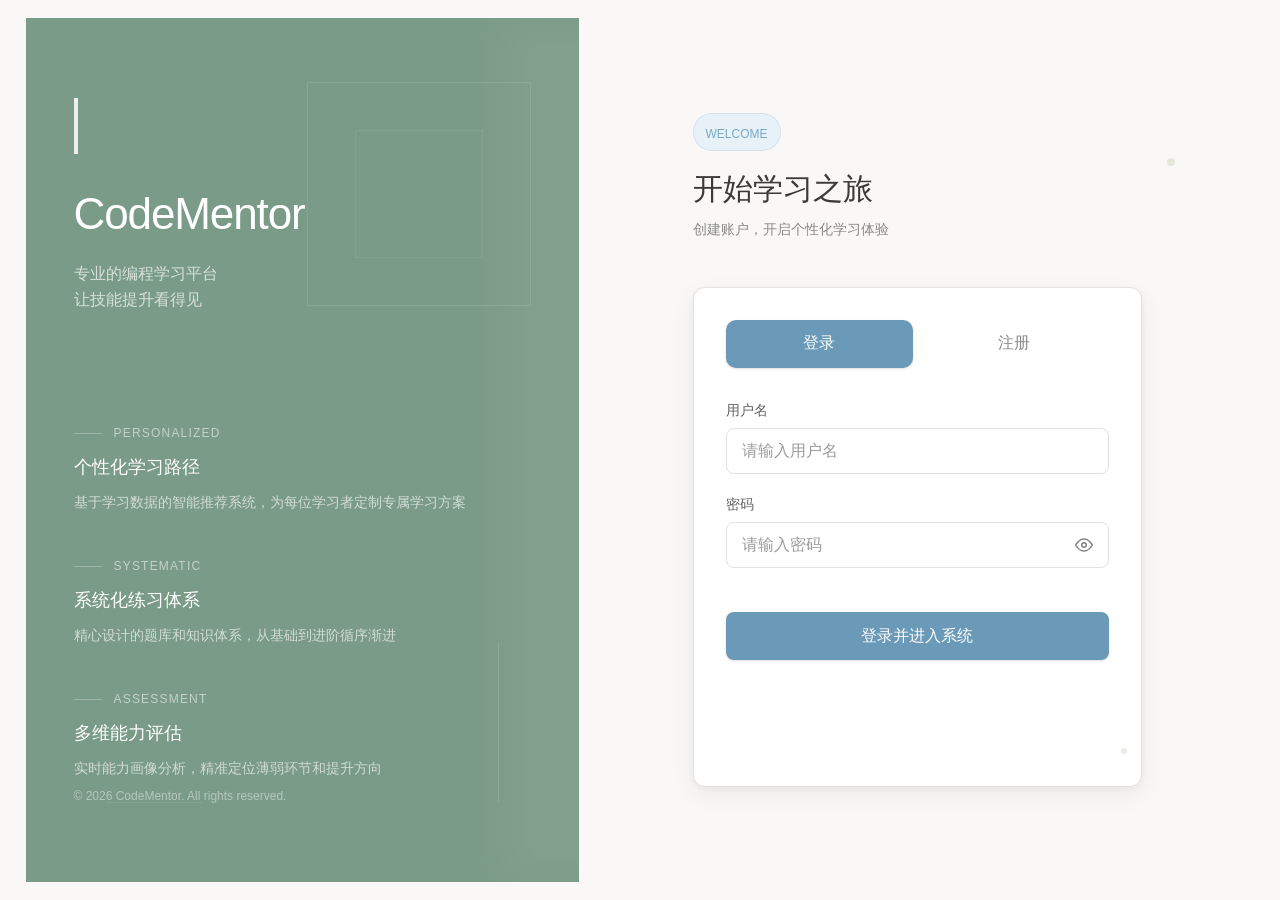
<file: programming_edu_sys/server/static/index.html>
<!DOCTYPE html>
<html lang="zh-CN">
<head>
  <meta charset="UTF-8">
  <meta name="viewport" content="width=device-width, initial-scale=1.0">
  <title>CodeMentor - 登录</title>
  <style>
    * { box-sizing: border-box; margin: 0; padding: 0; }

    body {
      font-family: Inter, "PingFang SC", "Hiragino Sans GB", "Microsoft YaHei", SimHei, Arial, Helvetica, sans-serif;
      background: #f9f8f6;
      min-height: 100vh;
      display: flex;
      align-items: center;
      justify-content: center;
    }

    .frame {
      display: flex;
      align-items: center;
      justify-content: space-between;
      background: #f9f8f6;
      width: 1229px;
      height: 864px;
    }

    /* 左侧品牌区 */
    .brand-panel {
      display: flex;
      position: relative;
      align-items: flex-start;
      justify-content: space-between;
      background: #7a9b87;
      padding: 80px 80px 80px 48px;
      width: 553px;
      min-width: 553px;
      height: 864px;
      overflow: hidden;
    }

    .brand-bg-decoration {
      position: absolute;
      top: 0;
      left: 281px;
      width: 352px;
      height: 864px;
    }

    .brand-bg-box {
      display: flex;
      position: absolute;
      top: 64px;
      left: 0;
      align-items: center;
      border: 1px solid rgba(255,255,255,0.1);
      padding: 47px;
      width: 224px;
      height: 224px;
    }

    .brand-bg-box-inner {
      border: 1px solid rgba(255,255,255,0.06);
      width: 128px;
      height: 128px;
    }

    .brand-bg-blur {
      position: absolute;
      top: 0;
      left: 192px;
      width: 160px;
      height: 864px;
      background: rgba(255,255,255,0.05);
      filter: blur(20px);
    }

    .brand-content {
      display: flex;
      position: relative;
      flex-direction: column;
      align-items: flex-start;
      justify-content: space-between;
      align-self: stretch;
      width: 393px;
    }

    .brand-main {
      display: flex;
      flex-direction: column;
      align-items: flex-start;
      width: 393px;
      row-gap: 112px;
    }

    .brand-header {
      display: flex;
      flex-direction: column;
      align-items: flex-start;
      align-self: stretch;
    }

    .brand-accent-line {
      background: rgba(255,255,255,0.85);
      width: 4px;
      height: 56px;
    }

    .brand-title {
      margin-top: 32px;
      line-height: 55px;
      letter-spacing: -1.1px;
      color: #ffffff;
      font-size: 44px;
      font-weight: 500;
    }

    .brand-subtitle {
      margin-top: 20px;
      width: 384px;
      line-height: 26px;
      color: rgba(255,255,255,0.7);
      font-size: 16px;
    }

    .brand-features {
      display: flex;
      flex-direction: column;
      align-items: flex-start;
      align-self: stretch;
      row-gap: 44px;
    }

    .feature-item {
      display: flex;
      flex-direction: column;
      align-items: flex-start;
      align-self: stretch;
    }

    .feature-label-row {
      display: flex;
      align-items: center;
      column-gap: 12px;
      width: 393px;
    }

    .feature-line {
      flex-shrink: 0;
      background: rgba(255,255,255,0.25);
      width: 28px;
      height: 1px;
    }

    .feature-label {
      flex-shrink: 0;
      line-height: 16px;
      letter-spacing: 1.2px;
      color: rgba(255,255,255,0.55);
      font-size: 12px;
    }

    .feature-title {
      align-self: stretch;
      margin-top: 12px;
      line-height: 28px;
      color: #ffffff;
      font-size: 18px;
      font-weight: 500;
    }

    .feature-desc {
      align-self: stretch;
      margin-top: 10px;
      line-height: 23px;
      color: rgba(255,255,255,0.65);
      font-size: 14px;
    }

    .brand-footer {
      position: relative;
      margin-top: 7px;
      width: 393px;
      height: 16px;
    }

    .brand-footer-line {
      position: absolute;
      top: 15px;
      left: 32px;
      background: rgba(255,255,255,0.08);
      width: 96px;
      height: 1px;
    }

    .brand-copyright {
      position: absolute;
      top: 1px;
      left: 0;
      line-height: 16px;
      color: rgba(255,255,255,0.45);
      font-size: 12px;
    }

    .brand-side-line {
      margin-top: 544px;
      background: rgba(255,255,255,0.12);
      width: 1px;
      height: 160px;
    }

    /* 右侧表单区 */
    .form-panel {
      display: flex;
      align-items: flex-start;
      justify-content: space-between;
      background: #f9f8f6;
      padding: 80px 80px 95px 114px;
      width: 676px;
      min-width: 676px;
      height: 864px;
    }

    .form-container {
      display: flex;
      flex-direction: column;
      align-items: center;
      margin-top: 15px;
    }

    .form-header {
      display: flex;
      flex-direction: column;
      align-items: flex-start;
      align-self: stretch;
    }

    .welcome-badge {
      display: flex;
      align-items: flex-start;
      align-self: stretch;
      margin-right: 361px;
      border: 1px solid rgba(122,168,199,0.2);
      border-radius: 999px;
      background: #e8f1f8;
      padding: 12px 12px 8px;
    }

    .welcome-text {
      line-height: 16px;
      color: #7aa8c7;
      font-size: 12px;
    }

    .form-title {
      align-self: stretch;
      margin-top: 20px;
      line-height: 36px;
      color: #3a3a3a;
      font-size: 30px;
      font-weight: 500;
    }

    .form-subtitle {
      margin: 12px 0 0;
      width: 448px;
      line-height: 20px;
      color: #8a8a8a;
      font-size: 14px;
    }

    .form-card {
      display: flex;
      position: relative;
      flex-direction: column;
      align-items: flex-start;
      align-self: stretch;
      margin-top: 48px;
      border: 1px solid #e5e2dd;
      border-radius: 12px;
      box-shadow: 0px 8px 24px rgba(0,0,0,0.06), 0px 2px 6px rgba(0,0,0,0.04);
      background: #ffffff;
      padding: 32px 32px 0px;
      height: 500px;
      row-gap: 32px;
    }

    .form-tabs {
      display: flex;
      flex-shrink: 0;
      align-items: flex-start;
      align-self: stretch;
      column-gap: 8px;
    }

    .tab-btn {
      flex-shrink: 0;
      padding: 11px 0 14px;
      width: 187px;
      height: 48px;
      text-align: center;
      line-height: 24px;
      color: #8a8a8a;
      font-size: 16px;
      font-weight: 500;
      background: transparent;
      border: none;
      cursor: pointer;
      transition: all 0.2s ease;
    }

    .tab-btn.active {
      border-radius: 10px;
      box-shadow: 0px 1px 3px rgba(0,0,0,0.1), 0px 1px 2px -1px rgba(0,0,0,0.1);
      background: #6b9ab8;
      color: #ffffff;
    }

    .form-body {
      display: flex;
      flex-direction: column;
      flex-shrink: 0;
      align-items: center;
      align-self: stretch;
    }

    .form-group {
      display: flex;
      flex-direction: column;
      align-items: flex-start;
      align-self: stretch;
      row-gap: 8px;
    }

    .form-group + .form-group {
      margin-top: 20px;
    }

    .form-label {
      flex-shrink: 0;
      align-self: stretch;
      line-height: 20px;
      color: rgba(58,58,58,0.8);
      font-size: 14px;
      font-weight: 500;
    }

    .text-input {
      display: flex;
      flex-shrink: 0;
      align-items: center;
      align-self: stretch;
      border: 1px solid #e5e2dd;
      border-radius: 8px;
      background: #ffffff;
      padding: 9px 15px;
      height: 46px;
      width: 100%;
      font-size: 16px;
      color: #3a3a3a;
      outline: none;
      transition: border-color 0.2s ease;
    }

    .text-input::placeholder {
      color: rgba(58,58,58,0.5);
    }

    .text-input:focus {
      border-color: #6b9ab8;
    }

    .password-input-wrapper {
      display: flex;
      position: relative;
      flex-shrink: 0;
      align-items: center;
      align-self: stretch;
      border: 1px solid #e5e2dd;
      border-radius: 8px;
      background: #ffffff;
      padding: 9px 15px;
      height: 46px;
    }

    .password-input-wrapper:focus-within {
      border-color: #6b9ab8;
    }

    .password-input {
      flex: 1;
      border: none;
      background: transparent;
      font-size: 16px;
      color: #3a3a3a;
      outline: none;
    }

    .password-input::placeholder {
      color: rgba(58,58,58,0.5);
    }

    .eye-icon {
      flex-shrink: 0;
      width: 18px;
      height: 18px;
      cursor: pointer;
      opacity: 0.5;
      transition: opacity 0.2s;
    }

    .eye-icon:hover {
      opacity: 0.8;
    }

    .submit-btn {
      display: flex;
      align-items: center;
      justify-content: center;
      align-self: stretch;
      margin-top: 44px;
      border-radius: 8px;
      box-shadow: 0px 1px 3px rgba(0,0,0,0.1), 0px 1px 2px -1px rgba(0,0,0,0.1);
      background: #6b9ab8;
      padding: 11px;
      height: 48px;
      border: none;
      cursor: pointer;
      transition: background 0.2s ease;
    }

    .submit-btn:hover {
      background: #5a8aa7;
    }

    .submit-btn-text {
      line-height: 24px;
      color: #ffffff;
      font-size: 16px;
      font-weight: 500;
    }

    .status-msg {
      margin-top: 16px;
      line-height: 20px;
      font-size: 14px;
      text-align: center;
    }

    .status-msg.error { color: #e74c3c; }
    .status-msg.success { color: #27ae60; }
    .status-msg.info { color: #6b9ab8; }

    .form-decoration-dot {
      border-radius: 999px;
      background: rgba(139,163,119,0.2);
      width: 8px;
      height: 8px;
      margin-top: 60px;
    }

    .form-decoration-dot-small {
      position: absolute;
      top: 460px;
      left: 427px;
      border-radius: 999px;
      background: rgba(139,163,119,0.2);
      width: 6px;
      height: 6px;
    }

    /* 响应式 */
    @media (max-width: 1250px) {
      .frame {
        width: 100%;
        flex-direction: column;
        height: auto;
      }
      .brand-panel, .form-panel {
        width: 100%;
        min-width: auto;
        height: auto;
      }
    }
  </style>
</head>
<body>
  <div class="frame">
    <!-- 左侧品牌区 -->
    <div class="brand-panel">
      <div class="brand-bg-decoration">
        <div class="brand-bg-box">
          <div class="brand-bg-box-inner"></div>
        </div>
        <div class="brand-bg-blur"></div>
      </div>
      <div class="brand-content">
        <div class="brand-main">
          <div class="brand-header">
            <div class="brand-accent-line"></div>
            <h1 class="brand-title">CodeMentor</h1>
            <p class="brand-subtitle">
              专业的编程学习平台<br>让技能提升看得见
            </p>
          </div>
          <div class="brand-features">
            <div class="feature-item">
              <div class="feature-label-row">
                <div class="feature-line"></div>
                <span class="feature-label">PERSONALIZED</span>
              </div>
              <div class="feature-title">个性化学习路径</div>
              <div class="feature-desc">基于学习数据的智能推荐系统，为每位学习者定制专属学习方案</div>
            </div>
            <div class="feature-item">
              <div class="feature-label-row">
                <div class="feature-line"></div>
                <span class="feature-label">SYSTEMATIC</span>
              </div>
              <div class="feature-title">系统化练习体系</div>
              <div class="feature-desc">精心设计的题库和知识体系，从基础到进阶循序渐进</div>
            </div>
            <div class="feature-item">
              <div class="feature-label-row">
                <div class="feature-line"></div>
                <span class="feature-label">ASSESSMENT</span>
              </div>
              <div class="feature-title">多维能力评估</div>
              <div class="feature-desc">实时能力画像分析，精准定位薄弱环节和提升方向</div>
            </div>
          </div>
        </div>
        <div class="brand-footer">
          <div class="brand-footer-line"></div>
          <p class="brand-copyright">&copy; 2026 CodeMentor. All rights reserved.</p>
        </div>
      </div>
      <div class="brand-side-line"></div>
    </div>

    <!-- 右侧表单区 -->
    <div class="form-panel">
      <div class="form-container">
        <div class="form-header">
          <div class="welcome-badge">
            <span class="welcome-text">WELCOME</span>
          </div>
          <h2 class="form-title">开始学习之旅</h2>
          <p class="form-subtitle">创建账户，开启个性化学习体验</p>
        </div>
        <div class="form-card">
          <div class="form-tabs">
            <button class="tab-btn active" id="loginTab" type="button">登录</button>
            <button class="tab-btn" id="registerTab" type="button">注册</button>
          </div>

          <form id="loginForm" class="form-body" style="display: flex;">
            <div class="form-group">
              <label class="form-label">用户名</label>
              <input type="text" class="text-input" id="loginUsername" placeholder="请输入用户名" autocomplete="username">
            </div>
            <div class="form-group">
              <label class="form-label">密码</label>
              <div class="password-input-wrapper">
                <input type="password" class="password-input" id="loginPassword" placeholder="请输入密码" autocomplete="current-password">
                <svg class="eye-icon" id="loginEye" viewBox="0 0 24 24" fill="none" stroke="currentColor" stroke-width="2">
                  <path d="M1 12s4-8 11-8 11 8 11 8-4 8-11 8-11-8-11-8z"></path>
                  <circle cx="12" cy="12" r="3"></circle>
                </svg>
              </div>
            </div>
            <button type="submit" class="submit-btn">
              <span class="submit-btn-text">登录并进入系统</span>
            </button>
          </form>

          <form id="registerForm" class="form-body" style="display: none;">
            <div class="form-group">
              <label class="form-label">用户名</label>
              <input type="text" class="text-input" id="registerUsername" placeholder="3-32位字母数字下划线" autocomplete="username">
            </div>
            <div class="form-group">
              <label class="form-label">密码</label>
              <div class="password-input-wrapper">
                <input type="password" class="password-input" id="registerPassword" placeholder="至少6位" autocomplete="new-password">
                <svg class="eye-icon" id="registerEye" viewBox="0 0 24 24" fill="none" stroke="currentColor" stroke-width="2">
                  <path d="M1 12s4-8 11-8 11 8 11 8-4 8-11 8-11-8-11-8z"></path>
                  <circle cx="12" cy="12" r="3"></circle>
                </svg>
              </div>
            </div>
            <div class="form-group">
              <label class="form-label">确认密码</label>
              <div class="password-input-wrapper">
                <input type="password" class="password-input" id="confirmPassword" placeholder="请再次输入密码">
                <svg class="eye-icon" id="confirmEye" viewBox="0 0 24 24" fill="none" stroke="currentColor" stroke-width="2">
                  <path d="M1 12s4-8 11-8 11 8 11 8-4 8-11 8-11-8-11-8z"></path>
                  <circle cx="12" cy="12" r="3"></circle>
                </svg>
              </div>
            </div>
            <button type="submit" class="submit-btn">
              <span class="submit-btn-text">创建账户</span>
            </button>
          </form>

          <div class="form-decoration-dot-small"></div>
        </div>
        <div id="status" class="status-msg"></div>
      </div>
      <div class="form-decoration-dot"></div>
    </div>
  </div>

  <script>
    const statusEl = document.getElementById("status");
    const loginTab = document.getElementById("loginTab");
    const registerTab = document.getElementById("registerTab");
    const loginForm = document.getElementById("loginForm");
    const registerForm = document.getElementById("registerForm");

    // 标签切换
    const setMode = (mode) => {
      const isLogin = mode === "login";
      loginTab.classList.toggle("active", isLogin);
      registerTab.classList.toggle("active", !isLogin);
      loginForm.style.display = isLogin ? "flex" : "none";
      registerForm.style.display = isLogin ? "none" : "flex";
      statusEl.textContent = "";
      statusEl.className = "status-msg";
    };

    loginTab.addEventListener("click", () => setMode("login"));
    registerTab.addEventListener("click", () => setMode("register"));

    // 密码显示切换
    const setupEyeToggle = (eyeId, inputId) => {
      const eye = document.getElementById(eyeId);
      const input = document.getElementById(inputId);
      if (eye && input) {
        eye.addEventListener("click", () => {
          input.type = input.type === "password" ? "text" : "password";
        });
      }
    };
    setupEyeToggle("loginEye", "loginPassword");
    setupEyeToggle("registerEye", "registerPassword");
    setupEyeToggle("confirmEye", "confirmPassword");

    // 保存认证信息
    const saveAuth = (data) => {
      localStorage.setItem("pes_token", data.access_token);
      localStorage.setItem("pes_refresh_token", data.refresh_token);
      localStorage.setItem("pes_username", data.username);
      localStorage.setItem("pes_expires_at", data.expires_at);
      localStorage.setItem("pes_refresh_expires_at", data.refresh_expires_at);
    };

    const showStatus = (message, type = "") => {
      statusEl.textContent = message;
      statusEl.className = `status-msg ${type}`.trim();
    };

    const submitJson = async (url, payload) => {
      const response = await fetch(url, {
        method: "POST",
        headers: { "Content-Type": "application/json" },
        body: JSON.stringify(payload)
      });
      const data = await response.json();
      if (!response.ok) {
        throw new Error(data.detail || "请求失败");
      }
      return data;
    };

    // 登录提交
    loginForm.addEventListener("submit", async (event) => {
      event.preventDefault();
      try {
        showStatus("正在登录...", "info");
        const data = await submitJson("/auth/login", {
          username: document.getElementById("loginUsername").value.trim(),
          password: document.getElementById("loginPassword").value
        });
        saveAuth(data);
        showStatus("登录成功，正在进入系统...", "success");
        setTimeout(() => {
          window.location.href = "/chat";
        }, 500);
      } catch (error) {
        showStatus(error.message, "error");
      }
    });

    // 注册提交
    registerForm.addEventListener("submit", async (event) => {
      event.preventDefault();
      try {
        const username = document.getElementById("registerUsername").value.trim();
        const password = document.getElementById("registerPassword").value;
        const confirm = document.getElementById("confirmPassword").value;

        if (password !== confirm) {
          showStatus("两次输入的密码不一致", "error");
          return;
        }

        showStatus("正在注册...", "info");
        const payload = { username, password };
        await submitJson("/auth/register", payload);
        const loginData = await submitJson("/auth/login", payload);
        saveAuth(loginData);
        showStatus("注册成功，正在进入系统...", "success");
        setTimeout(() => {
          window.location.href = "/chat";
        }, 500);
      } catch (error) {
        showStatus(error.message, "error");
      }
    });

    // 已登录自动跳转
    if (localStorage.getItem("pes_token") && localStorage.getItem("pes_refresh_token")) {
      window.location.href = "/chat";
    }
  </script>
</body>
</html>
</file>
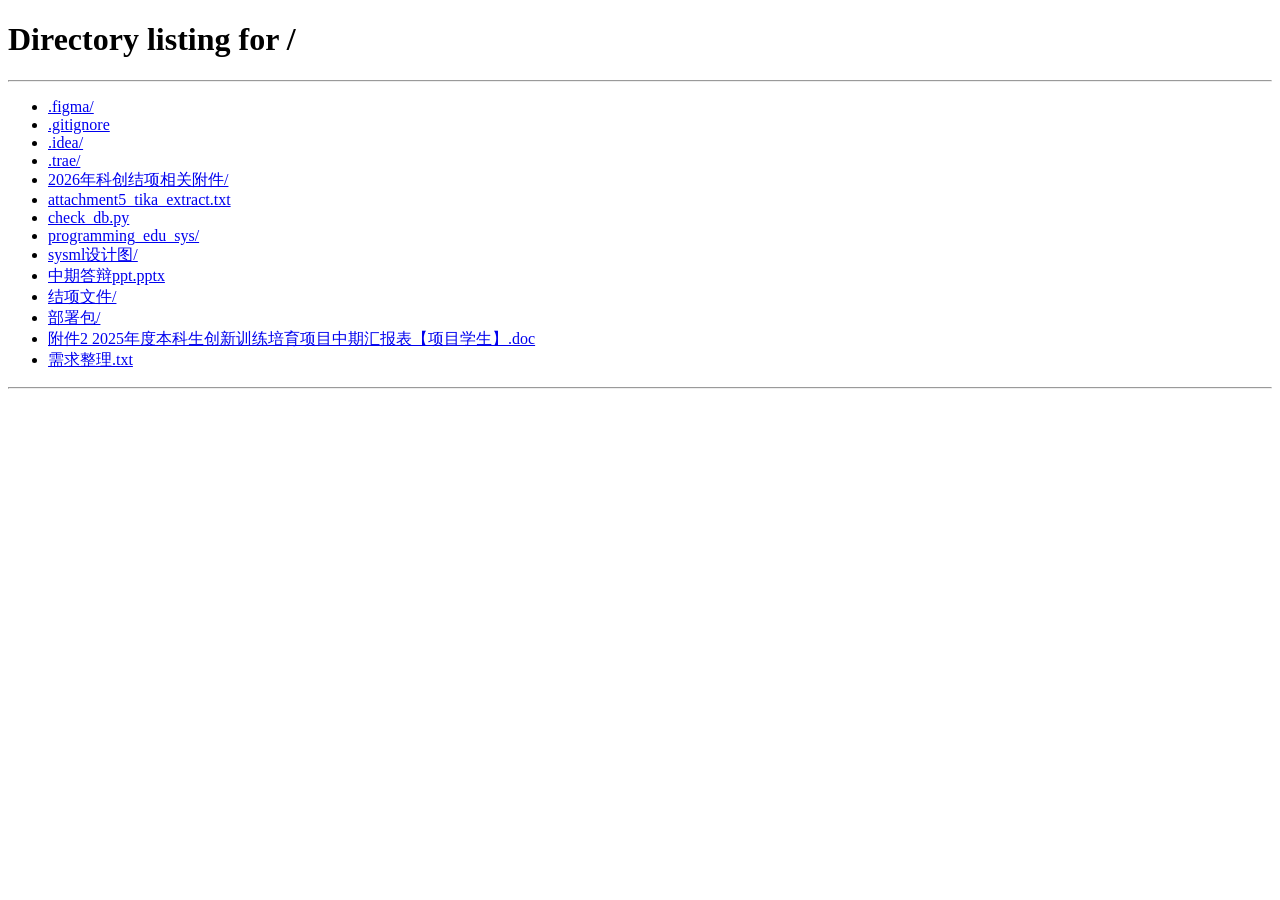
<file: programming_edu_sys/server/static/profile.html>
<!DOCTYPE html>
<html lang="zh-CN">
<head>
  <meta charset="UTF-8">
  <meta name="viewport" content="width=device-width, initial-scale=1.0">
  <title>个人中心 - CodeMentor</title>
  <style>
    * { box-sizing: border-box; margin: 0; padding: 0; }

    body {
      font-family: Inter, "PingFang SC", "Hiragino Sans GB", "Microsoft YaHei", SimHei, Arial, Helvetica, sans-serif;
      background: #f9f8f6;
      color: #3a3a3a;
      min-height: 100vh;
    }

    /* ========== 顶部导航栏 ========== */
    .topbar {
      display: flex;
      align-items: center;
      justify-content: space-between;
      border-bottom: 1px solid #e5e2dd;
      box-shadow: 0px 1px 3px rgba(0,0,0,0.04), 0px 1px 2px rgba(0,0,0,0.02);
      background: #ffffff;
      padding: 0 32px;
      height: 65px;
      position: sticky;
      top: 0;
      z-index: 100;
    }

    .topbar-left {
      display: flex;
      align-items: center;
      column-gap: 12px;
    }

    .logo-icon {
      display: flex;
      align-items: center;
      justify-content: center;
      border-radius: 10px;
      background: #6b9ab8;
      width: 36px;
      height: 36px;
      color: #fff;
      font-size: 18px;
    }

    .logo-text {
      line-height: 24px;
      color: #3a3a3a;
      font-size: 16px;
      font-weight: 500;
    }

    .topbar-nav {
      display: flex;
      align-items: center;
      column-gap: 8px;
    }

    .nav-btn {
      display: flex;
      align-items: center;
      justify-content: center;
      column-gap: 6px;
      border-radius: 8px;
      padding: 8px 16px;
      height: 36px;
      border: none;
      background: transparent;
      color: #8a8a8a;
      font-size: 14px;
      font-weight: 500;
      cursor: pointer;
      text-decoration: none;
      transition: all 0.2s ease;
    }

    .nav-btn:hover {
      background: #f9f8f6;
      color: #3a3a3a;
    }

    .nav-btn.active {
      background: #e8f1f8;
      color: #7aa8c7;
    }

    .nav-btn svg {
      width: 18px;
      height: 18px;
    }

    .topbar-user {
      display: flex;
      align-items: center;
      gap: 12px;
    }

    .user-avatar {
      display: flex;
      align-items: center;
      justify-content: center;
      border-radius: 50%;
      width: 32px;
      height: 32px;
      background: linear-gradient(135deg, #5b8aaf, #4a5568);
      color: #ffffff;
      font-size: 14px;
      font-weight: 500;
      cursor: pointer;
    }

    .logout-btn {
      display: flex;
      align-items: center;
      justify-content: center;
      border-radius: 8px;
      padding: 6px 12px;
      border: none;
      background: transparent;
      color: #8a8a8a;
      font-size: 13px;
      font-weight: 500;
      cursor: pointer;
      transition: all 0.2s ease;
    }

    .logout-btn:hover {
      background: #f9f8f6;
      color: #c53030;
    }

    /* ========== 主体布局 ========== */
    .profile-page {
      display: grid;
      grid-template-columns: 320px minmax(0, 1fr);
      gap: 24px;
      padding: 24px 32px;
      max-width: 1400px;
      margin: 0 auto;
      min-height: calc(100vh - 65px);
    }

    /* ========== 左侧边栏 ========== */
    .sidebar {
      display: flex;
      flex-direction: column;
      gap: 20px;
    }

    .sidebar-card {
      background: #ffffff;
      border: 1px solid #e5e2dd;
      border-radius: 12px;
      padding: 20px;
      box-shadow: 0 2px 8px rgba(0,0,0,0.04);
    }

    .sidebar-title {
      font-size: 16px;
      font-weight: 500;
      color: #3a3a3a;
      margin-bottom: 8px;
    }

    .sidebar-meta {
      font-size: 13px;
      color: #8a8a8a;
    }

    .avatar {
      width: 100px;
      height: 100px;
      border-radius: 20px;
      display: grid;
      place-items: center;
      overflow: hidden;
      background: #e8f1f8;
      color: #7a9b87;
      font-size: 36px;
      font-weight: 700;
      border: 1px solid #e5e2dd;
      margin: 0 auto;
    }

    .avatar img {
      width: 100%;
      height: 100%;
      object-fit: cover;
    }

    .profile-form {
      display: grid;
      gap: 12px;
    }

    label {
      display: grid;
      gap: 6px;
      color: #3a3a3a;
      font-size: 13px;
      font-weight: 500;
    }

    input,
    textarea {
      width: 100%;
      border: 1px solid #e5e2dd;
      border-radius: 8px;
      padding: 10px 12px;
      background: #fff;
      color: #3a3a3a;
      font: inherit;
      font-size: 14px;
      outline: none;
      transition: border-color 0.2s ease;
    }

    input:focus,
    textarea:focus {
      border-color: #6b9ab8;
    }

    /* ========== 完全自定义下拉框组件 ========== */
    .custom-select {
      position: relative;
      width: 100%;
      user-select: none;
      /* DEBUG: Custom select styles loaded */
    }

    /* 强制隐藏原生select */
    .custom-select > select {
      display: none !important;
    }

    .custom-select-trigger {
      display: flex;
      align-items: center;
      justify-content: space-between;
      border: 1.5px solid #e5e2dd;
      border-radius: 10px;
      padding: 12px 16px;
      background: linear-gradient(145deg, #ffffff 0%, #fafafa 100%);
      color: #3a3a3a;
      font-size: 14px;
      font-weight: 500;
      cursor: pointer;
      transition: all 0.25s cubic-bezier(0.4, 0, 0.2, 1);
      box-shadow: 0 2px 4px rgba(0, 0, 0, 0.02), 0 1px 2px rgba(0, 0, 0, 0.04);
    }

    .custom-select:hover .custom-select-trigger {
      border-color: #c5d5e0;
      background: linear-gradient(145deg, #ffffff 0%, #f5f8fa 100%);
      box-shadow: 0 4px 12px rgba(107, 154, 184, 0.08), 0 2px 4px rgba(0, 0, 0, 0.04);
    }

    .custom-select.open .custom-select-trigger {
      border-color: #6b9ab8;
      background: #ffffff;
      box-shadow: 0 0 0 3px rgba(107, 154, 184, 0.15), 0 4px 12px rgba(107, 154, 184, 0.1);
    }

    .custom-select-arrow {
      width: 10px;
      height: 10px;
      border-right: 2px solid #8a8a8a;
      border-bottom: 2px solid #8a8a8a;
      transform: rotate(45deg);
      transition: all 0.25s cubic-bezier(0.4, 0, 0.2, 1);
      margin-left: 12px;
      flex-shrink: 0;
    }

    .custom-select:hover .custom-select-arrow {
      border-color: #6b9ab8;
    }

    .custom-select.open .custom-select-arrow {
      transform: rotate(225deg);
      border-color: #6b9ab8;
    }

    .custom-select-options {
      position: absolute;
      top: calc(100% + 8px);
      left: 0;
      right: 0;
      background: #ffffff;
      border: 1px solid #e5e2dd;
      border-radius: 12px;
      box-shadow: 0 10px 40px rgba(0, 0, 0, 0.12), 0 4px 12px rgba(0, 0, 0, 0.08);
      opacity: 0;
      visibility: hidden;
      transform: translateY(-10px) scale(0.96);
      transition: all 0.25s cubic-bezier(0.4, 0, 0.2, 1);
      z-index: 1000;
      max-height: 320px;
      overflow-y: auto;
      padding: 8px;
    }

    .custom-select.open .custom-select-options {
      opacity: 1;
      visibility: visible;
      transform: translateY(0) scale(1);
    }

    .custom-option {
      display: flex;
      align-items: center;
      padding: 12px 16px;
      border-radius: 8px;
      cursor: pointer;
      transition: all 0.2s ease;
      font-size: 14px;
      color: #3a3a3a;
      margin-bottom: 4px;
    }

    .custom-option:last-child {
      margin-bottom: 0;
    }

    .custom-option:hover {
      background: linear-gradient(135deg, #f0f7fc 0%, #e8f1f8 100%);
      color: #5a8aa7;
    }

    .custom-option.selected {
      background: linear-gradient(135deg, #e8f1f8 0%, #d4e7f4 100%);
      color: #4a7a97;
      font-weight: 600;
    }

    .custom-option.selected::before {
      content: '✓';
      margin-right: 10px;
      font-weight: 700;
      color: #6b9ab8;
    }

    .custom-option-icon {
      width: 20px;
      height: 20px;
      margin-right: 10px;
      display: flex;
      align-items: center;
      justify-content: center;
      border-radius: 4px;
      background: #f0f0f0;
      font-size: 12px;
    }

    .custom-option:hover .custom-option-icon {
      background: #e0e8f0;
    }

    .custom-option-divider {
      height: 1px;
      background: linear-gradient(90deg, transparent, #e5e2dd, transparent);
      margin: 8px 0;
    }

    .custom-select-backdrop {
      position: fixed;
      inset: 0;
      background: transparent;
      z-index: 999;
      opacity: 0;
      visibility: hidden;
      transition: opacity 0.2s ease;
    }

    .custom-select.open ~ .custom-select-backdrop,
    .custom-select-backdrop.active {
      opacity: 1;
      visibility: visible;
    }

    /* 隐藏原生 select */
    .custom-select select {
      position: absolute;
      opacity: 0;
      pointer-events: none;
      width: 0;
      height: 0;
    }

    textarea {
      min-height: 80px;
      resize: vertical;
    }

    .save-btn {
      display: flex;
      align-items: center;
      justify-content: center;
      border-radius: 8px;
      padding: 12px;
      border: none;
      background: #7a9b87;
      color: #ffffff;
      font-size: 14px;
      font-weight: 500;
      cursor: pointer;
      transition: background 0.2s ease;
      margin-top: 8px;
    }

    .save-btn:hover {
      background: #6a8b77;
    }

    .message {
      min-height: 20px;
      color: #8a8a8a;
      font-size: 13px;
      text-align: center;
    }

    /* ========== 右侧主内容 ========== */
    .main-content {
      display: flex;
      flex-direction: column;
      gap: 20px;
    }

    .panel {
      background: #ffffff;
      border: 1px solid #e5e2dd;
      border-radius: 12px;
      padding: 20px;
      box-shadow: 0 2px 8px rgba(0,0,0,0.04);
    }

    .panel h2 {
      font-size: 18px;
      font-weight: 500;
      color: #3a3a3a;
      margin-bottom: 6px;
    }

    .panel .meta {
      font-size: 13px;
      color: #8a8a8a;
      margin-bottom: 16px;
    }

    .level-card {
      display: grid;
      grid-template-columns: 1fr auto;
      gap: 20px;
      align-items: center;
    }

    .level-name {
      font-size: 24px;
      font-weight: 600;
      color: #3a3a3a;
      margin-bottom: 6px;
    }

    .level-score {
      width: 100px;
      height: 100px;
      border-radius: 50%;
      display: grid;
      place-items: center;
      background: conic-gradient(#7a9b87 var(--progress, 10%), #e5e2dd 0);
      position: relative;
      font-size: 24px;
      font-weight: 600;
      color: #7a9b87;
    }

    .level-score::before {
      content: "";
      position: absolute;
      inset: 8px;
      border-radius: 50%;
      background: white;
    }

    .level-score span {
      position: relative;
    }

    .stats-grid {
      display: grid;
      grid-template-columns: repeat(5, 1fr);
      gap: 16px;
    }

    .stat {
      display: grid;
      gap: 6px;
      text-align: center;
      padding: 16px;
      background: #f9f8f6;
      border-radius: 10px;
    }

    .stat-value {
      font-size: 28px;
      font-weight: 600;
      color: #7a9b87;
    }

    .stat-label {
      font-size: 13px;
      color: #8a8a8a;
    }

    .wide-grid {
      display: grid;
      grid-template-columns: 1fr 1fr;
      gap: 20px;
    }

    .list {
      display: grid;
      gap: 12px;
    }

    .card-item {
      border: 1px solid #e5e2dd;
      border-radius: 10px;
      padding: 14px;
      background: #fff;
      display: grid;
      gap: 8px;
    }

    .card-header {
      display: flex;
      justify-content: space-between;
      align-items: center;
      gap: 12px;
    }

    .card-title {
      font-weight: 500;
      color: #3a3a3a;
    }

    .pill {
      display: inline-flex;
      align-items: center;
      justify-content: center;
      border-radius: 999px;
      padding: 4px 10px;
      font-size: 12px;
      font-weight: 500;
      background: #f0f8f5;
      color: #7a9b87;
      white-space: nowrap;
    }

    .pill.warn {
      background: #fff7df;
      color: #b7791f;
    }

    .pill.ok {
      background: #ecfdf3;
      color: #1f8f4c;
    }

    .bar {
      height: 8px;
      border-radius: 999px;
      overflow: hidden;
      background: #e5e2dd;
    }

    .bar span {
      display: block;
      height: 100%;
      border-radius: inherit;
      background: #7a9b87;
      width: var(--width, 0%);
    }

    .card-meta {
      display: flex;
      flex-wrap: wrap;
      gap: 12px;
      font-size: 13px;
      color: #8a8a8a;
    }

    .link-btn {
      display: inline-flex;
      width: fit-content;
      align-items: center;
      justify-content: center;
      border-radius: 999px;
      padding: 6px 12px;
      background: #f0f8f5;
      color: #7a9b87;
      font-size: 12px;
      font-weight: 500;
      text-decoration: none;
      transition: all 0.2s ease;
    }

    .link-btn:hover {
      background: #e0f0e5;
    }

    .ability-score {
      font-size: 20px;
      font-weight: 600;
      color: #7a9b87;
    }

    /* 查看更多按钮 */
    .view-more-btn {
      display: inline-flex;
      align-items: center;
      gap: 6px;
      padding: 8px 16px;
      border: 1px solid #e5e2dd;
      border-radius: 8px;
      background: #fff;
      color: #6b9ab8;
      font-size: 13px;
      font-weight: 500;
      cursor: pointer;
      transition: all 0.2s ease;
      margin-top: 12px;
    }

    .view-more-btn:hover {
      background: #f0f8f5;
      border-color: #6b9ab8;
    }

    /* 面板头部 */
    .panel-header {
      display: flex;
      justify-content: space-between;
      align-items: flex-start;
      margin-bottom: 16px;
    }

    .panel-header-left h2 {
      margin-bottom: 4px;
    }

    
    .dashboard-card:hover {
      transform: translateY(-2px);
      box-shadow: 0 8px 24px rgba(107, 154, 184, 0.3);
    }

    .dashboard-card h3 {
      font-size: 18px;
      font-weight: 500;
      margin-bottom: 4px;
    }

    .dashboard-card p {
      font-size: 13px;
      opacity: 0.9;
    }

    .dashboard-card .arrow {
      font-size: 24px;
      opacity: 0.8;
    }

    /* 响应式 */
    @media (max-width: 1100px) {
      .profile-page {
        grid-template-columns: 280px minmax(0, 1fr);
      }
      .stats-grid {
        grid-template-columns: repeat(3, 1fr);
      }
    }

    @media (max-width: 900px) {
      .profile-page {
        grid-template-columns: 1fr;
      }
      .wide-grid {
        grid-template-columns: 1fr;
      }
      .stats-grid {
        grid-template-columns: repeat(2, 1fr);
      }
    }

    @media (max-width: 600px) {
      .stats-grid {
        grid-template-columns: 1fr;
      }
      .level-card {
        grid-template-columns: 1fr;
        text-align: center;
      }
      .level-score {
        margin: 0 auto;
      }
    }
  </style>
</head>
<body>
  <!-- 顶部导航栏 -->
  <header class="topbar">
    <div class="topbar-left">
      <div class="logo-icon">&lt;/&gt;</div>
      <span class="logo-text">CodeMentor</span>
    </div>
    <nav class="topbar-nav">
      <a href="/learn" class="nav-btn">
        <svg viewBox="0 0 24 24" fill="none" stroke="currentColor" stroke-width="2"><rect x="3" y="3" width="18" height="18" rx="2"/><path d="M3 9h18"/></svg>
        学习中心
      </a>
      <a href="/questions" class="nav-btn">
        <svg viewBox="0 0 24 24" fill="none" stroke="currentColor" stroke-width="2"><path d="M9 11l3 3L22 4"/><path d="M21 12v7a2 2 0 01-2 2H5a2 2 0 01-2-2V5a2 2 0 012-2h11"/></svg>
        题库
      </a>
      <a href="/chat" class="nav-btn">
        <svg viewBox="0 0 24 24" fill="none" stroke="currentColor" stroke-width="2"><path d="M21 15a2 2 0 01-2 2H7l-4 4V5a2 2 0 012-2h14a2 2 0 012 2z"/></svg>
        AI 助手
      </a>
      <a href="/profile" class="nav-btn active">
        <svg viewBox="0 0 24 24" fill="none" stroke="currentColor" stroke-width="2"><path d="M20 21v-2a4 4 0 00-4-4H8a4 4 0 00-4 4v2"/><circle cx="12" cy="7" r="4"/></svg>
        个人中心
      </a>
    </nav>
    <div class="topbar-user">
      <div class="user-avatar" id="userAvatar">U</div>
      <button class="logout-btn" id="logoutBtn" type="button">退出</button>
    </div>
  </header>

  <!-- 主体 -->
  <div class="profile-page">
    <!-- 左侧边栏 -->
    <aside class="sidebar">
      <div class="sidebar-card">
        <div class="sidebar-title">个人资料</div>
        <div class="sidebar-meta" id="userMeta">正在加载...</div>
        <div class="avatar" id="avatarPreview" style="margin-top: 16px;">U</div>
      </div>

      <div class="sidebar-card">
        <form class="profile-form" id="profileForm">
          <label>
            昵称
            <input id="nicknameInput" maxlength="32" placeholder="给自己起一个学习昵称">
          </label>
          <label>
            头像地址
            <input id="avatarInput" maxlength="500" placeholder="可粘贴图片 URL">
          </label>
          <label>
            个人简介
            <textarea id="bioInput" maxlength="160" placeholder="比如：正在学习 Python 基础"></textarea>
          </label>
          <label>
            学习目标
            <input id="learningGoalInput" maxlength="120" placeholder="比如：两个月内能独立完成课程作业">
          </label>
          <label>
            学习方式
            <div class="custom-select" id="learningStyleSelect">
              <div class="custom-select-trigger">
                <span class="custom-select-text">暂不设置</span>
                <div class="custom-select-arrow"></div>
              </div>
              <div class="custom-select-options">
                <div class="custom-option" data-value="">暂不设置</div>
                <div class="custom-option" data-value="concept_first">📚 先讲概念，再看例子</div>
                <div class="custom-option" data-value="example_first">💡 先看例子，再反推概念</div>
                <div class="custom-option" data-value="practice_first">🎯 边做边学</div>
                <div class="custom-option" data-value="debug_first">🔧 通过纠错来学习</div>
              </div>
              <select id="learningStyleInput" style="display: none;">
                <option value="">暂不设置</option>
                <option value="concept_first">先讲概念，再看例子</option>
                <option value="example_first">先看例子，再反推概念</option>
                <option value="practice_first">边做边学</option>
                <option value="debug_first">通过纠错来学习</option>
              </select>
            </div>
          </label>
          <label>
            学习节奏
            <div class="custom-select" id="preferredPaceSelect">
              <div class="custom-select-trigger">
                <span class="custom-select-text">暂不设置</span>
                <div class="custom-select-arrow"></div>
              </div>
              <div class="custom-select-options">
                <div class="custom-option" data-value="">暂不设置</div>
                <div class="custom-option" data-value="slow">🐢 慢一点，拆细步骤</div>
                <div class="custom-option" data-value="normal">🚶 正常节奏</div>
                <div class="custom-option" data-value="fast">🚀 快节奏，直接抓重点</div>
              </div>
              <select id="preferredPaceInput" style="display: none;">
                <option value="">暂不设置</option>
                <option value="slow">慢一点，拆细步骤</option>
                <option value="normal">正常节奏</option>
                <option value="fast">快节奏，直接抓重点</option>
              </select>
            </div>
          </label>
          <button class="save-btn" type="submit">保存资料</button>
          <div class="message" id="profileMessage"></div>
        </form>
      </div>
    </aside>

    <!-- 右侧主内容 -->
    <main class="main-content">
      <!-- 数据看板入口 -->
    
      <div class="panel level-card">
        <div>
          <div class="sidebar-meta">当前学习水平</div>
          <div class="level-name" id="levelName">正在分析...</div>
          <div class="sidebar-meta" id="levelDesc">系统会根据你的学习进度、做题次数和通过情况生成判断。</div>
        </div>
        <div class="level-score" id="levelScore" style="--progress: 10%">
          <span>10</span>
        </div>
      </div>

      <div class="panel">
        <div class="stats-grid">
          <div class="stat">
            <div class="stat-value" id="completedStat">0/0</div>
            <div class="stat-label">完成知识点</div>
          </div>
          <div class="stat">
            <div class="stat-value" id="attemptStat">0</div>
            <div class="stat-label">练习提交</div>
          </div>
          <div class="stat">
            <div class="stat-value" id="questionAttemptStat">0</div>
            <div class="stat-label">题库提交</div>
          </div>
          <div class="stat">
            <div class="stat-value" id="scoreStat">0</div>
            <div class="stat-label">平均最好得分</div>
          </div>
          <div class="stat">
            <div class="stat-value" id="studyTimeStat">0 分钟</div>
            <div class="stat-label">学习停留</div>
          </div>
        </div>
      </div>

      <div class="wide-grid">
        <div class="panel">
          <div class="panel-header">
            <div class="panel-header-left">
              <h2>能力画像</h2>
              <div class="meta">综合学习中心进度、题库得分、停留行为和卡点数据。</div>
            </div>
          </div>
          <div class="list" id="abilityList"></div>
          <button class="view-more-btn" id="abilityViewMore" style="display:none;">查看更多</button>
        </div>
        <div class="panel">
          <h2>行为洞察</h2>
          <div class="meta">学习目标、学习方式、停留卡点等数据。</div>
          <div class="list" id="insightList"></div>
        </div>
      </div>

      <div class="panel">
        <h2>学习中心进度</h2>
        <div class="meta">按学习中心章节树统计。</div>
        <div class="list" id="chapterList"></div>
      </div>

      <div class="wide-grid">
        <div class="panel">
          <div class="panel-header">
            <div class="panel-header-left">
              <h2>推荐学习路径</h2>
              <div class="meta">优先考虑你未完成的学习中心小节。</div>
            </div>
          </div>
          <div class="list" id="pathList"></div>
          <button class="view-more-btn" id="pathViewMore" style="display:none;">查看更多</button>
        </div>
        <div class="panel">
          <div class="panel-header">
            <div class="panel-header-left">
              <h2>推荐题目</h2>
              <div class="meta">结合当前水平、题库提交记录推荐。</div>
            </div>
          </div>
          <div class="list" id="questionList"></div>
          <button class="view-more-btn" id="questionViewMore" style="display:none;">查看更多</button>
        </div>
      </div>

      <div class="panel">
        <h2>智能推荐</h2>
        <div class="meta">根据你的完成情况推荐下一步学习内容。</div>
        <div class="list" id="recommendList"></div>
      </div>

      <div class="panel">
        <h2>最近练习</h2>
        <div class="list" id="recentList"></div>
      </div>
    </main>
  </div>

  <script>
    const userAvatar = document.getElementById("userAvatar");
    const userMeta = document.getElementById("userMeta");
    const avatarPreview = document.getElementById("avatarPreview");
    const profileForm = document.getElementById("profileForm");
    const nicknameInput = document.getElementById("nicknameInput");
    const avatarInput = document.getElementById("avatarInput");
    const bioInput = document.getElementById("bioInput");
    const learningGoalInput = document.getElementById("learningGoalInput");
    const learningStyleInput = document.getElementById("learningStyleInput");
    const preferredPaceInput = document.getElementById("preferredPaceInput");
    const profileMessage = document.getElementById("profileMessage");
    const logoutBtn = document.getElementById("logoutBtn");
    const levelName = document.getElementById("levelName");
    const levelDesc = document.getElementById("levelDesc");
    const levelScore = document.getElementById("levelScore");
    const completedStat = document.getElementById("completedStat");
    const attemptStat = document.getElementById("attemptStat");
    const questionAttemptStat = document.getElementById("questionAttemptStat");
    const scoreStat = document.getElementById("scoreStat");
    const studyTimeStat = document.getElementById("studyTimeStat");
    const abilityList = document.getElementById("abilityList");
    const insightList = document.getElementById("insightList");
    const chapterList = document.getElementById("chapterList");
    const pathList = document.getElementById("pathList");
    const questionList = document.getElementById("questionList");
    const recommendList = document.getElementById("recommendList");
    const recentList = document.getElementById("recentList");
    const abilityViewMore = document.getElementById("abilityViewMore");
    const pathViewMore = document.getElementById("pathViewMore");
    const questionViewMore = document.getElementById("questionViewMore");

    // 存储完整数据
    let fullAbilityData = [];
    let fullPathData = [];
    let fullQuestionData = [];
    let expandedSections = {
      ability: false,
      path: false,
      question: false
    };

    let accessToken = localStorage.getItem("pes_token");
    let refreshToken = localStorage.getItem("pes_refresh_token");

    if (!accessToken || !refreshToken) {
      window.location.href = "/";
    }

    const escapeHTML = (value) => String(value ?? "")
      .replace(/&/g, "&amp;")
      .replace(/</g, "&lt;")
      .replace(/>/g, "&gt;")
      .replace(/"/g, "&quot;")
      .replace(/'/g, "&#39;");

    const saveAuth = (data) => {
      accessToken = data.access_token;
      refreshToken = data.refresh_token;
      localStorage.setItem("pes_token", data.access_token);
      localStorage.setItem("pes_refresh_token", data.refresh_token);
      localStorage.setItem("pes_username", data.username);
      localStorage.setItem("pes_expires_at", data.expires_at);
      localStorage.setItem("pes_refresh_expires_at", data.refresh_expires_at);
    };

    const clearAuth = () => {
      localStorage.removeItem("pes_token");
      localStorage.removeItem("pes_refresh_token");
      localStorage.removeItem("pes_username");
      localStorage.removeItem("pes_expires_at");
      localStorage.removeItem("pes_refresh_expires_at");
    };

    const refreshAuth = async () => {
      const response = await fetch("/auth/refresh", {
        method: "POST",
        headers: { "Content-Type": "application/json" },
        body: JSON.stringify({ refresh_token: refreshToken })
      });
      const data = await response.json();
      if (!response.ok) throw new Error(data.detail || "登录已过期");
      saveAuth(data);
      return data;
    };

    const authedFetch = async (url, options = {}, retry = true) => {
      const headers = {
        ...(options.headers || {}),
        Authorization: `Bearer ${accessToken}`
      };
      const response = await fetch(url, { ...options, headers });
      if (response.status === 401 && retry) {
        await refreshAuth();
        return authedFetch(url, options, false);
      }
      const data = await response.json();
      if (!response.ok) throw new Error(data.detail || "请求失败");
      return data;
    };

    const formatTime = (value) => {
      if (!value) return "暂无";
      return new Date(value).toLocaleString("zh-CN", {
        month: "2-digit",
        day: "2-digit",
        hour: "2-digit",
        minute: "2-digit"
      });
    };

    const renderAvatar = (profile) => {
      const nickname = profile.nickname || profile.username || "U";
      if (profile.avatar_url) {
        avatarPreview.innerHTML = `<img src="${escapeHTML(profile.avatar_url)}" alt="头像">`;
      } else {
        avatarPreview.textContent = nickname.slice(0, 1).toUpperCase();
      }
    };

    const clampScore = (value) => Math.max(0, Math.min(100, Number(value || 0)));

    const renderAbilityProfile = (items) => {
      fullAbilityData = items || [];
      const displayItems = expandedSections.ability ? fullAbilityData : fullAbilityData.slice(0, 3);

      abilityList.innerHTML = displayItems.map(item => {
        const score = clampScore(item.score);
        const pillClass = score >= 70 ? "ok" : score >= 35 ? "warn" : "";
        return `
          <div class="card-item">
            <div class="card-header">
              <div class="card-title">${escapeHTML(item.name)}</div>
              <div class="ability-score">${score}</div>
            </div>
            <div class="bar"><span style="--width: ${score}%"></span></div>
            <div class="card-header">
              <span class="pill ${pillClass}">${escapeHTML(item.level)}</span>
              <span class="sidebar-meta">章节 ${item.chapter_score} / 题库 ${item.question_score}</span>
            </div>
            <div class="sidebar-meta">${escapeHTML(item.description)}</div>
          </div>
        `;
      }).join("") || '<div class="sidebar-meta">能力画像还在积累数据。</div>';

      // 显示/隐藏查看更多按钮
      if (fullAbilityData.length > 3) {
        abilityViewMore.style.display = 'inline-flex';
        abilityViewMore.textContent = expandedSections.ability ? '收起' : '查看更多';
      } else {
        abilityViewMore.style.display = 'none';
      }
    };

    const renderInsights = (items) => {
      insightList.innerHTML = (items || []).map(item => `
        <div class="card-item">
          <div class="card-title">${escapeHTML(item.title)}</div>
          <div class="sidebar-meta">${escapeHTML(item.content)}</div>
        </div>
      `).join("") || '<div class="sidebar-meta">暂无行为洞察。</div>';
    };

    const renderCurriculumProgress = (curriculum) => {
      const chapters = (curriculum && curriculum.chapters) || [];
      chapterList.innerHTML = chapters.map(chapter => {
        const score = clampScore(chapter.score);
        return `
          <div class="card-item">
            <div class="card-header">
              <div class="card-title">${escapeHTML(chapter.title)}</div>
              <span class="pill">${chapter.completed_sections}/${chapter.total_sections}</span>
            </div>
            <div class="bar"><span style="--width: ${chapter.completion_rate}%"></span></div>
            <div class="card-meta">
              <span>完成 ${chapter.completion_rate}%</span>
              <span>已开始 ${chapter.started_sections} 节</span>
              <span>能力估计 ${score}</span>
            </div>
            <div class="sidebar-meta">${escapeHTML(chapter.description)}</div>
          </div>
        `;
      }).join("") || '<div class="sidebar-meta">暂无学习中心进度。</div>';
    };

    const renderLearningPath = (items) => {
      fullPathData = items || [];
      const displayItems = expandedSections.path ? fullPathData : fullPathData.slice(0, 3);

      pathList.innerHTML = displayItems.map(item => `
        <div class="card-item">
          <div class="card-header">
            <div class="card-title">${escapeHTML(item.title)}</div>
            <span class="pill ${item.priority <= 1 ? "warn" : ""}">${escapeHTML(item.status_label)}</span>
          </div>
          <div class="sidebar-meta">${escapeHTML(item.chapter_title)} · 预计 ${escapeHTML(item.estimated_minutes)} 分钟</div>
          <div class="sidebar-meta">${escapeHTML(item.reason)}</div>
          <a class="link-btn" href="/learn${item.lesson_id ? '?lesson_id=' + encodeURIComponent(item.lesson_id) : ''}">${escapeHTML(item.action)}</a>
        </div>
      `).join("") || '<div class="sidebar-meta">暂无推荐路径。</div>';

      // 显示/隐藏查看更多按钮
      if (fullPathData.length > 3) {
        pathViewMore.style.display = 'inline-flex';
        pathViewMore.textContent = expandedSections.path ? '收起' : '查看更多';
      } else {
        pathViewMore.style.display = 'none';
      }
    };

    const renderQuestionRecommendations = (items) => {
      fullQuestionData = items || [];
      const displayItems = expandedSections.question ? fullQuestionData : fullQuestionData.slice(0, 3);

      questionList.innerHTML = displayItems.map(item => `
        <div class="card-item">
          <div class="card-header">
            <div class="card-title">${escapeHTML(item.title)}</div>
            <span class="pill ${item.passed ? "ok" : item.attempts ? "warn" : ""}">${item.passed ? "已通过" : item.attempts ? "待突破" : "新题"}</span>
          </div>
          <div class="sidebar-meta">${escapeHTML(item.topic_name)} · ${escapeHTML(item.difficulty)} · 最好得分 ${escapeHTML(item.best_score || 0)}</div>
          <div class="sidebar-meta">${escapeHTML(item.recommend_reason)}</div>
          <a class="link-btn" href="/questions/${escapeHTML(item.id || item.question_id || '')}">进入做题</a>
        </div>
      `).join("") || '<div class="sidebar-meta">暂无推荐题目。</div>';

      // 显示/隐藏查看更多按钮
      if (fullQuestionData.length > 3) {
        questionViewMore.style.display = 'inline-flex';
        questionViewMore.textContent = expandedSections.question ? '收起' : '查看更多';
      } else {
        questionViewMore.style.display = 'none';
      }
    };

    const renderOverview = (data) => {
      const profile = data.profile || {};
      nicknameInput.value = profile.nickname || profile.username || "";
      avatarInput.value = profile.avatar_url || "";
      bioInput.value = profile.bio || "";
      learningGoalInput.value = profile.learning_goal || "";
      // 使用自定义下拉框设置值
      setCustomSelectValue('learningStyleSelect', profile.learning_style || "");
      setCustomSelectValue('preferredPaceSelect', profile.preferred_pace || "");
      userMeta.textContent = `账号：${profile.username || ""}`;
      renderAvatar(profile);

      levelName.textContent = data.level.name;
      levelDesc.textContent = data.level.description;
      levelScore.style.setProperty("--progress", `${data.level.score}%`);
      levelScore.querySelector("span").textContent = data.level.score;

      completedStat.textContent = `${data.stats.completed_lessons}/${data.stats.total_lessons}`;
      attemptStat.textContent = data.stats.total_attempts;
      questionAttemptStat.textContent = data.stats.question_attempts || 0;
      scoreStat.textContent = data.stats.average_best_score;
      studyTimeStat.textContent = `${data.stats.total_study_minutes || 0} 分钟`;

      renderAbilityProfile(data.skill_profile || []);
      renderInsights(data.behavior_insights || []);
      renderCurriculumProgress(data.curriculum || {});
      renderLearningPath(data.learning_path || []);
      renderQuestionRecommendations(data.recommended_questions || []);

      recommendList.innerHTML = (data.recommendations || []).map(item => `
        <div class="card-item">
          <div class="card-header">
            <div class="card-title">${escapeHTML(item.title)}</div>
            <span class="pill ${item.priority === "high" ? "warn" : ""}">${escapeHTML(item.action)}</span>
          </div>
          <div class="sidebar-meta">${escapeHTML(item.reason)}</div>
        </div>
      `).join("") || '<div class="sidebar-meta">暂无推荐。</div>';

      recentList.innerHTML = (data.recent_submissions || []).map(item => `
        <div class="card-item">
          <div class="card-header">
            <div class="card-title">${escapeHTML(item.lesson_title)}</div>
            <span class="pill ${item.passed ? "ok" : "warn"}">${item.passed ? "通过" : "未通过"}</span>
          </div>
          <div class="sidebar-meta">得分 ${item.score}，提交时间：${formatTime(item.submitted_at)}</div>
        </div>
      `).join("") || '<div class="sidebar-meta">还没有练习提交记录。</div>';
    };

    const loadOverview = async () => {
      const data = await authedFetch("/profile/overview");
      renderOverview(data);
    };

    profileForm.addEventListener("submit", async (event) => {
      event.preventDefault();
      profileMessage.textContent = "正在保存...";
      try {
        await authedFetch("/profile", {
          method: "PATCH",
          headers: { "Content-Type": "application/json" },
          body: JSON.stringify({
            nickname: nicknameInput.value,
            avatar_url: avatarInput.value,
            bio: bioInput.value
          })
        });
        await authedFetch("/profile/preferences", {
          method: "PATCH",
          headers: { "Content-Type": "application/json" },
          body: JSON.stringify({
            learning_goal: learningGoalInput.value,
            learning_style: learningStyleInput.value,
            preferred_pace: preferredPaceInput.value
          })
        });
        profileMessage.textContent = "资料已保存。";
        await loadOverview();
      } catch (error) {
        profileMessage.textContent = `保存失败：${error.message}`;
      }
    });

    // ========== 自定义下拉框功能 ==========
    const initCustomSelect = (selectId) => {
      const customSelect = document.getElementById(selectId);
      if (!customSelect) return;

      const trigger = customSelect.querySelector('.custom-select-trigger');
      const options = customSelect.querySelectorAll('.custom-option');
      const textSpan = customSelect.querySelector('.custom-select-text');
      const hiddenSelect = customSelect.querySelector('select');

      // 点击触发器展开/收起
      trigger.addEventListener('click', (e) => {
        e.stopPropagation();
        const isOpen = customSelect.classList.contains('open');
        // 关闭所有其他下拉框
        document.querySelectorAll('.custom-select.open').forEach(el => {
          if (el !== customSelect) el.classList.remove('open');
        });
        customSelect.classList.toggle('open');
      });

      // 点击选项
      options.forEach(option => {
        option.addEventListener('click', (e) => {
          e.stopPropagation();
          const value = option.dataset.value;
          const text = option.textContent;

          // 更新显示文本
          textSpan.textContent = text;

          // 更新隐藏 select
          hiddenSelect.value = value;

          // 更新选中状态
          options.forEach(opt => opt.classList.remove('selected'));
          option.classList.add('selected');

          // 关闭下拉框
          customSelect.classList.remove('open');

          // 触发 change 事件
          hiddenSelect.dispatchEvent(new Event('change'));
        });
      });

      // 点击外部关闭
      document.addEventListener('click', () => {
        customSelect.classList.remove('open');
      });
    };

    // 设置下拉框值
    const setCustomSelectValue = (selectId, value) => {
      const customSelect = document.getElementById(selectId);
      if (!customSelect) return;

      const options = customSelect.querySelectorAll('.custom-option');
      const textSpan = customSelect.querySelector('.custom-select-text');
      const hiddenSelect = customSelect.querySelector('select');

      options.forEach(option => {
        if (option.dataset.value === value) {
          textSpan.textContent = option.textContent;
          option.classList.add('selected');
          hiddenSelect.value = value;
        } else {
          option.classList.remove('selected');
        }
      });
    };

    // 初始化所有自定义下拉框
    console.log('Initializing custom selects...');
    initCustomSelect('learningStyleSelect');
    initCustomSelect('preferredPaceSelect');
    console.log('Custom selects initialized');

    // 查看更多按钮事件
    abilityViewMore.addEventListener('click', () => {
      expandedSections.ability = !expandedSections.ability;
      renderAbilityProfile(fullAbilityData);
    });

    pathViewMore.addEventListener('click', () => {
      expandedSections.path = !expandedSections.path;
      renderLearningPath(fullPathData);
    });

    questionViewMore.addEventListener('click', () => {
      expandedSections.question = !expandedSections.question;
      renderQuestionRecommendations(fullQuestionData);
    });

    logoutBtn.addEventListener("click", async () => {
      try {
        await authedFetch("/auth/logout", { method: "POST" });
      } catch (_) {
      } finally {
        clearAuth();
        window.location.href = "/";
      }
    });

    const bootstrap = async () => {
      try {
        const me = await authedFetch("/auth/me");
        userAvatar.textContent = me.username.charAt(0).toUpperCase();
        await loadOverview();
      } catch (error) {
        clearAuth();
        window.location.href = "/";
      }
    };

    bootstrap();
  </script>
</body>
</html>
</file>
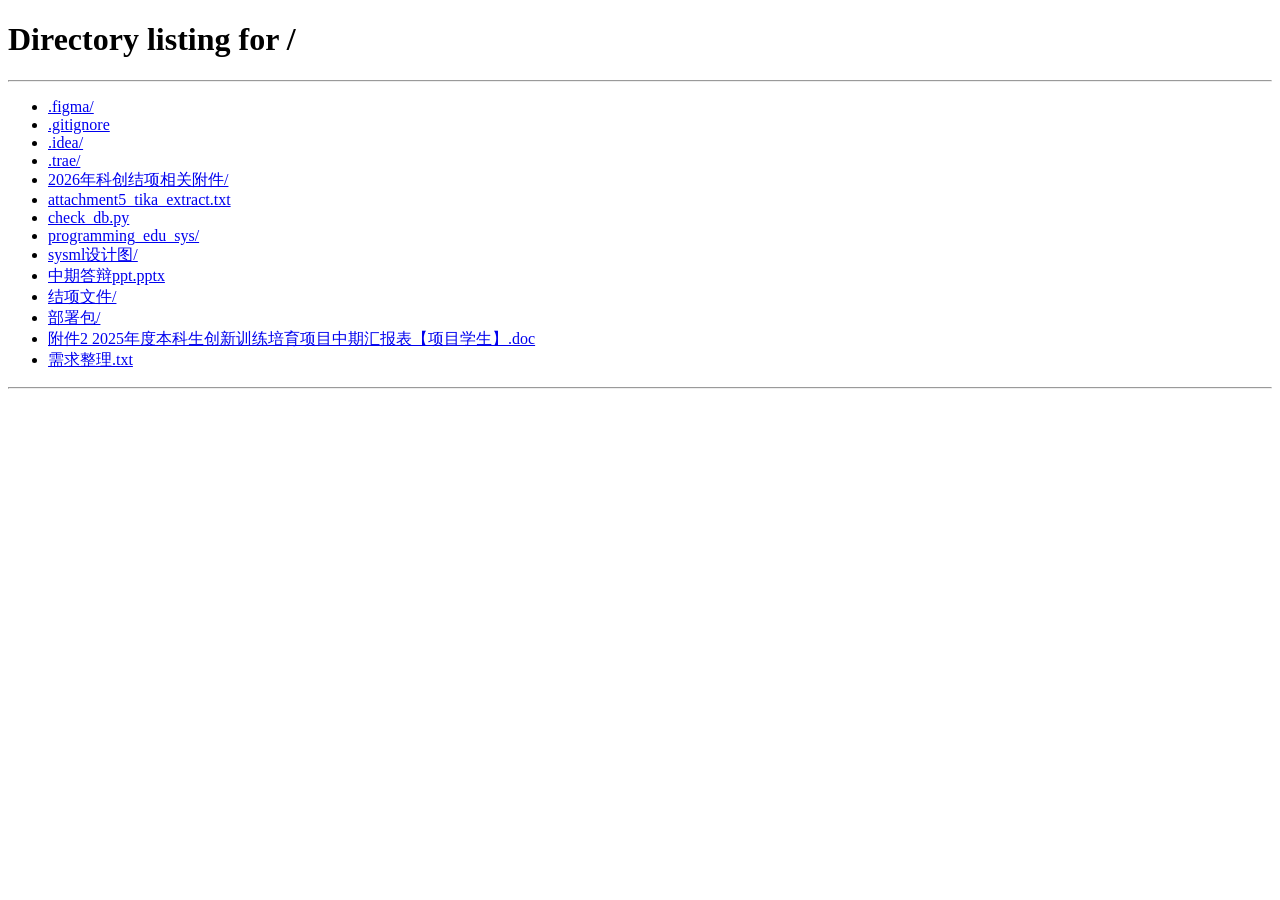
<file: programming_edu_sys/server/static/questions.html>
<!DOCTYPE html>
<html lang="zh-CN">
<head>
  <meta charset="UTF-8">
  <meta name="viewport" content="width=device-width, initial-scale=1.0">
  <title>题库大全 - CodeMentor</title>
  <style>
    * { box-sizing: border-box; margin: 0; padding: 0; }

    body {
      font-family: Inter, "PingFang SC", "Hiragino Sans GB", "Microsoft YaHei", SimHei, Arial, Helvetica, sans-serif;
      background: #f9f8f6;
      color: #3a3a3a;
      min-height: 100vh;
    }

    /* ========== 顶部导航栏 ========== */
    .topbar {
      display: flex;
      align-items: center;
      justify-content: space-between;
      border-bottom: 1px solid #e5e2dd;
      box-shadow: 0px 1px 3px rgba(0,0,0,0.04), 0px 1px 2px rgba(0,0,0,0.02);
      background: #ffffff;
      padding: 0 32px;
      height: 65px;
      position: sticky;
      top: 0;
      z-index: 100;
    }

    .topbar-left {
      display: flex;
      align-items: center;
      column-gap: 12px;
    }

    .logo-icon {
      display: flex;
      align-items: center;
      justify-content: center;
      border-radius: 10px;
      background: #6b9ab8;
      width: 36px;
      height: 36px;
      color: #fff;
      font-size: 18px;
    }

    .logo-text {
      line-height: 24px;
      color: #3a3a3a;
      font-size: 16px;
      font-weight: 500;
    }

    .topbar-nav {
      display: flex;
      align-items: center;
      column-gap: 8px;
    }

    .nav-btn {
      display: flex;
      align-items: center;
      justify-content: center;
      column-gap: 6px;
      border-radius: 8px;
      padding: 8px 16px;
      height: 36px;
      border: none;
      background: transparent;
      color: #8a8a8a;
      font-size: 14px;
      font-weight: 500;
      cursor: pointer;
      text-decoration: none;
      transition: all 0.2s ease;
    }

    .nav-btn:hover {
      background: #f9f8f6;
      color: #3a3a3a;
    }

    .nav-btn.active {
      background: #e8f1f8;
      color: #7aa8c7;
    }

    .nav-btn svg {
      width: 18px;
      height: 18px;
    }

    .topbar-user {
      display: flex;
      align-items: center;
      gap: 12px;
    }

    .user-avatar {
      display: flex;
      align-items: center;
      justify-content: center;
      border-radius: 50%;
      width: 32px;
      height: 32px;
      background: linear-gradient(135deg, #5b8aaf, #4a5568);
      color: #ffffff;
      font-size: 14px;
      font-weight: 500;
      cursor: pointer;
    }

    .logout-btn {
      display: flex;
      align-items: center;
      justify-content: center;
      border-radius: 8px;
      padding: 6px 12px;
      border: none;
      background: transparent;
      color: #8a8a8a;
      font-size: 13px;
      font-weight: 500;
      cursor: pointer;
      transition: all 0.2s ease;
    }

    .logout-btn:hover {
      background: #f9f8f6;
      color: #c53030;
    }

    /* ========== 主体布局 ========== */
    .questions-page {
      display: grid;
      grid-template-columns: 320px minmax(0, 1fr);
      gap: 24px;
      padding: 24px 32px;
      max-width: 1400px;
      margin: 0 auto;
      min-height: calc(100vh - 65px);
    }

    /* ========== 左侧边栏 ========== */
    .sidebar {
      display: flex;
      flex-direction: column;
      gap: 16px;
    }

    .sidebar-card {
      background: #ffffff;
      border: 1px solid #e5e2dd;
      border-radius: 12px;
      padding: 20px;
      box-shadow: 0 2px 8px rgba(0,0,0,0.04);
    }

    .sidebar-title {
      font-size: 16px;
      font-weight: 500;
      color: #3a3a3a;
      margin-bottom: 6px;
    }

    .sidebar-meta {
      font-size: 13px;
      color: #8a8a8a;
    }

    label {
      display: grid;
      gap: 6px;
      color: #3a3a3a;
      font-size: 13px;
      font-weight: 500;
    }

    input, textarea {
      width: 100%;
      border: 1px solid #e5e2dd;
      border-radius: 8px;
      padding: 10px 12px;
      background: #fff;
      color: #3a3a3a;
      font: inherit;
      font-size: 14px;
      outline: none;
      transition: border-color 0.2s ease;
    }

    input:focus, textarea:focus {
      border-color: #6b9ab8;
    }

    /* ========== 完全自定义下拉框组件 ========== */
    .custom-select {
      position: relative;
      width: 100%;
      user-select: none;
    }

    .custom-select-trigger {
      display: flex;
      align-items: center;
      justify-content: space-between;
      border: 1.5px solid #e5e2dd;
      border-radius: 10px;
      padding: 12px 16px;
      background: linear-gradient(145deg, #ffffff 0%, #fafafa 100%);
      color: #3a3a3a;
      font-size: 14px;
      font-weight: 500;
      cursor: pointer;
      transition: all 0.25s cubic-bezier(0.4, 0, 0.2, 1);
      box-shadow: 0 2px 4px rgba(0, 0, 0, 0.02), 0 1px 2px rgba(0, 0, 0, 0.04);
    }

    .custom-select:hover .custom-select-trigger {
      border-color: #c5d5e0;
      background: linear-gradient(145deg, #ffffff 0%, #f5f8fa 100%);
      box-shadow: 0 4px 12px rgba(107, 154, 184, 0.08), 0 2px 4px rgba(0, 0, 0, 0.04);
    }

    .custom-select.open .custom-select-trigger {
      border-color: #6b9ab8;
      background: #ffffff;
      box-shadow: 0 0 0 3px rgba(107, 154, 184, 0.15), 0 4px 12px rgba(107, 154, 184, 0.1);
    }

    .custom-select-arrow {
      width: 10px;
      height: 10px;
      border-right: 2px solid #8a8a8a;
      border-bottom: 2px solid #8a8a8a;
      transform: rotate(45deg);
      transition: all 0.25s cubic-bezier(0.4, 0, 0.2, 1);
      margin-left: 12px;
      flex-shrink: 0;
    }

    .custom-select:hover .custom-select-arrow {
      border-color: #6b9ab8;
    }

    .custom-select.open .custom-select-arrow {
      transform: rotate(225deg);
      border-color: #6b9ab8;
    }

    .custom-select-options {
      position: absolute;
      top: calc(100% + 8px);
      left: 0;
      right: 0;
      background: #ffffff;
      border: 1px solid #e5e2dd;
      border-radius: 12px;
      box-shadow: 0 10px 40px rgba(0, 0, 0, 0.12), 0 4px 12px rgba(0, 0, 0, 0.08);
      opacity: 0;
      visibility: hidden;
      transform: translateY(-10px) scale(0.96);
      transition: all 0.25s cubic-bezier(0.4, 0, 0.2, 1);
      z-index: 1000;
      max-height: 320px;
      overflow-y: auto;
      padding: 8px;
    }

    .custom-select.open .custom-select-options {
      opacity: 1;
      visibility: visible;
      transform: translateY(0) scale(1);
    }

    .custom-option {
      display: flex;
      align-items: center;
      padding: 12px 16px;
      border-radius: 8px;
      cursor: pointer;
      transition: all 0.2s ease;
      font-size: 14px;
      color: #3a3a3a;
      margin-bottom: 4px;
    }

    .custom-option:last-child {
      margin-bottom: 0;
    }

    .custom-option:hover {
      background: linear-gradient(135deg, #f0f7fc 0%, #e8f1f8 100%);
      color: #5a8aa7;
    }

    .custom-option.selected {
      background: linear-gradient(135deg, #e8f1f8 0%, #d4e7f4 100%);
      color: #4a7a97;
      font-weight: 600;
    }

    .custom-option.selected::before {
      content: '✓';
      margin-right: 10px;
      font-weight: 700;
      color: #6b9ab8;
    }

    .custom-select select {
      position: absolute;
      opacity: 0;
      pointer-events: none;
      width: 0;
      height: 0;
    }

    select option {
      padding: 12px 16px;
      font-size: 14px;
      background: #ffffff;
      color: #3a3a3a;
      border: none;
    }

    select option:hover,
    select option:focus,
    select option:checked {
      background: linear-gradient(145deg, #e8f1f8 0%, #f0f7fc 100%);
      color: #5a8aa7;
    }

    select:disabled {
      background: #f5f5f5;
      color: #b0b0b0;
      cursor: not-allowed;
      border-color: #e0e0e0;
    }

    textarea {
      min-height: 80px;
      resize: vertical;
    }

    .btn {
      display: flex;
      align-items: center;
      justify-content: center;
      border-radius: 8px;
      padding: 10px 16px;
      border: none;
      font-size: 14px;
      font-weight: 500;
      cursor: pointer;
      transition: all 0.2s ease;
    }

    .btn-primary {
      background: #6b9ab8;
      color: #ffffff;
    }

    .btn-primary:hover {
      background: #5a8aa7;
    }

    .btn-secondary {
      background: #7a9b87;
      color: #ffffff;
    }

    .btn-secondary:hover {
      background: #6a8b77;
    }

    .chapter-nav {
      display: flex;
      flex-direction: column;
      gap: 8px;
    }

    .chapter-btn {
      border: 1px solid #e5e2dd;
      border-radius: 8px;
      background: #fff;
      text-align: left;
      padding: 12px;
      cursor: pointer;
      transition: all 0.2s ease;
    }

    .chapter-btn:hover {
      border-color: #c5d5e0;
      background: #f9f8f6;
    }

    .chapter-btn.active {
      border-color: #7a9b87;
      background: #f0f8f5;
      color: #7a9b87;
    }

    .chapter-btn-title {
      font-weight: 500;
      font-size: 14px;
    }

    .chapter-btn-meta {
      font-size: 12px;
      color: #8a8a8a;
      margin-top: 4px;
    }

    /* ========== 右侧主内容 ========== */
    .main-content {
      display: flex;
      flex-direction: column;
      gap: 20px;
    }

    .panel {
      background: #ffffff;
      border: 1px solid #e5e2dd;
      border-radius: 12px;
      padding: 20px;
      box-shadow: 0 2px 8px rgba(0,0,0,0.04);
    }

    .panel h2 {
      font-size: 18px;
      font-weight: 500;
      color: #3a3a3a;
      margin-bottom: 6px;
    }

    .panel .meta {
      font-size: 13px;
      color: #8a8a8a;
      margin-bottom: 16px;
    }

    .stats-grid {
      display: grid;
      grid-template-columns: repeat(4, 1fr);
      gap: 16px;
    }

    .stat {
      text-align: center;
      padding: 16px;
      background: #f9f8f6;
      border-radius: 10px;
    }

    .stat-value {
      font-size: 28px;
      font-weight: 600;
      color: #7a9b87;
    }

    .stat-label {
      font-size: 13px;
      color: #8a8a8a;
      margin-top: 4px;
    }

    .question-grid {
      display: grid;
      grid-template-columns: repeat(2, 1fr);
      gap: 16px;
    }

    .question-card {
      border: 1px solid #e5e2dd;
      border-radius: 10px;
      padding: 16px;
      background: #fff;
      display: grid;
      gap: 10px;
    }

    .question-card.highlight {
      border-color: #7a9b87;
      background: #f0f8f5;
    }

    .card-header {
      display: flex;
      justify-content: space-between;
      align-items: flex-start;
      gap: 12px;
    }

    .card-title {
      font-weight: 500;
      color: #3a3a3a;
      line-height: 1.4;
    }

    .pill {
      display: inline-flex;
      align-items: center;
      justify-content: center;
      border-radius: 999px;
      padding: 4px 10px;
      font-size: 12px;
      font-weight: 500;
      background: #f0f8f5;
      color: #7a9b87;
      white-space: nowrap;
    }

    .pill.warn {
      background: #fff7df;
      color: #b7791f;
    }

    .pill.ok {
      background: #ecfdf3;
      color: #1f8f4c;
    }

    .pill.muted {
      background: #f0f0f0;
      color: #8a8a8a;
    }

    .card-meta {
      display: flex;
      flex-wrap: wrap;
      gap: 12px;
      font-size: 13px;
      color: #8a8a8a;
    }

    .tag-list {
      display: flex;
      gap: 6px;
      flex-wrap: wrap;
    }

    .tag {
      border-radius: 999px;
      padding: 3px 8px;
      background: #f0f0f0;
      color: #8a8a8a;
      font-size: 12px;
    }

    .code {
      background: #0f172a;
      color: #e5edf9;
      border-radius: 8px;
      padding: 12px;
      white-space: pre-wrap;
      overflow: auto;
      font: 13px/1.7 Consolas, "Courier New", monospace;
    }

    .bar {
      height: 8px;
      border-radius: 999px;
      overflow: hidden;
      background: #e5e2dd;
    }

    .bar span {
      display: block;
      height: 100%;
      width: var(--width, 0%);
      border-radius: inherit;
      background: #7a9b87;
    }

    .knowledge-group {
      border: 1px solid #e5e2dd;
      border-radius: 12px;
      padding: 20px;
      background: #fff;
      display: grid;
      gap: 16px;
    }

    .group-header {
      display: grid;
      gap: 10px;
    }

    .group-title-row {
      display: flex;
      justify-content: space-between;
      align-items: center;
      gap: 12px;
    }

    .group-title {
      font-size: 18px;
      font-weight: 500;
      color: #3a3a3a;
    }

    .group-actions {
      display: flex;
      gap: 8px;
    }

    .section-block {
      border: 1px solid #e5e2dd;
      border-radius: 10px;
      padding: 14px;
      background: #fff;
    }

    .section-block.empty {
      border-style: dashed;
      background: #f9f8f6;
    }

    .section-header {
      display: flex;
      justify-content: space-between;
      align-items: flex-start;
      gap: 10px;
      cursor: pointer;
    }

    .section-title {
      font-weight: 500;
      color: #3a3a3a;
    }

    .section-body {
      margin-top: 12px;
      display: grid;
      gap: 12px;
    }

    .quiz-list {
      display: grid;
      gap: 16px;
    }

    /* 响应式 */
    @media (max-width: 1100px) {
      .questions-page {
        grid-template-columns: 280px minmax(0, 1fr);
      }
      .stats-grid {
        grid-template-columns: repeat(2, 1fr);
      }
      .question-grid {
        grid-template-columns: 1fr;
      }
    }

    @media (max-width: 900px) {
      .questions-page {
        grid-template-columns: 1fr;
      }
      .stats-grid {
        grid-template-columns: repeat(2, 1fr);
      }
    }

    @media (max-width: 600px) {
      .stats-grid {
        grid-template-columns: 1fr;
      }
    }
  </style>
</head>
<body>
  <!-- 顶部导航栏 -->
  <header class="topbar">
    <div class="topbar-left">
      <div class="logo-icon">&lt;/&gt;</div>
      <span class="logo-text">CodeMentor</span>
    </div>
    <nav class="topbar-nav">
      <a href="/learn" class="nav-btn">
        <svg viewBox="0 0 24 24" fill="none" stroke="currentColor" stroke-width="2"><rect x="3" y="3" width="18" height="18" rx="2"/><path d="M3 9h18"/></svg>
        学习中心
      </a>
      <a href="/questions" class="nav-btn active">
        <svg viewBox="0 0 24 24" fill="none" stroke="currentColor" stroke-width="2"><path d="M9 11l3 3L22 4"/><path d="M21 12v7a2 2 0 01-2 2H5a2 2 0 01-2-2V5a2 2 0 012-2h11"/></svg>
        题库
      </a>
      <a href="/chat" class="nav-btn">
        <svg viewBox="0 0 24 24" fill="none" stroke="currentColor" stroke-width="2"><path d="M21 15a2 2 0 01-2 2H7l-4 4V5a2 2 0 012-2h14a2 2 0 012 2z"/></svg>
        AI 助手
      </a>
      <a href="/profile" class="nav-btn">
        <svg viewBox="0 0 24 24" fill="none" stroke="currentColor" stroke-width="2"><path d="M20 21v-2a4 4 0 00-4-4H8a4 4 0 00-4 4v2"/><circle cx="12" cy="7" r="4"/></svg>
        个人中心
      </a>
    </nav>
    <div class="topbar-user">
      <div class="user-avatar" id="userAvatar">U</div>
      <button class="logout-btn" id="logoutBtn" type="button">退出</button>
    </div>
  </header>

  <!-- 主体 -->
  <div class="questions-page">
    <!-- 左侧边栏 -->
    <aside class="sidebar">
      <div class="sidebar-card">
        <div class="sidebar-title">题库大全</div>
        <div class="sidebar-meta" id="userMeta">正在加载...</div>
      </div>

      <div class="sidebar-card">
        <div class="sidebar-title" style="margin-bottom: 12px;">筛选题库</div>
        <label style="margin-bottom: 10px;">
          主题
          <div class="custom-select" id="topicFilterSelect">
            <div class="custom-select-trigger">
              <span class="custom-select-text">全部主题</span>
              <div class="custom-select-arrow"></div>
            </div>
            <div class="custom-select-options" id="topicFilterOptions">
              <div class="custom-option selected" data-value="all">全部主题</div>
            </div>
            <select id="topicFilter" style="display: none;"><option value="all">全部主题</option></select>
          </div>
        </label>
        <label style="margin-bottom: 10px;">
          难度
          <div class="custom-select" id="difficultyFilterSelect">
            <div class="custom-select-trigger">
              <span class="custom-select-text">全部难度</span>
              <div class="custom-select-arrow"></div>
            </div>
            <div class="custom-select-options" id="difficultyFilterOptions">
              <div class="custom-option selected" data-value="all">全部难度</div>
              <div class="custom-option" data-value="beginner">beginner</div>
              <div class="custom-option" data-value="intermediate">intermediate</div>
              <div class="custom-option" data-value="advanced">advanced</div>
            </div>
            <select id="difficultyFilter" style="display: none;">
              <option value="all">全部难度</option>
              <option value="beginner">beginner</option>
              <option value="intermediate">intermediate</option>
              <option value="advanced">advanced</option>
            </select>
          </div>
        </label>
        <label style="margin-bottom: 10px;">
          类型
          <div class="custom-select" id="typeFilterSelect">
            <div class="custom-select-trigger">
              <span class="custom-select-text">全部类型</span>
              <div class="custom-select-arrow"></div>
            </div>
            <div class="custom-select-options" id="typeFilterOptions">
              <div class="custom-option selected" data-value="all">全部类型</div>
              <div class="custom-option" data-value="coding">coding</div>
              <div class="custom-option" data-value="debugging">debugging</div>
              <div class="custom-option" data-value="algorithm">algorithm</div>
            </div>
            <select id="typeFilter" style="display: none;">
              <option value="all">全部类型</option>
              <option value="coding">coding</option>
              <option value="debugging">debugging</option>
              <option value="algorithm">algorithm</option>
            </select>
          </div>
        </label>
        <label style="margin-bottom: 12px;">
          关键词
          <input id="keywordInput" placeholder="比如：return、列表、字典">
        </label>
        <button class="btn btn-primary" id="searchBtn" type="button">查看匹配题目</button>
      </div>

      <div class="sidebar-card">
        <div class="sidebar-title">章节目录</div>
        <div class="sidebar-meta" style="margin-bottom: 12px;">先选章节，再看对应知识点和题目。</div>
        <div class="chapter-nav" id="chapterNav"></div>
      </div>

      <div class="sidebar-card">
        <div class="sidebar-title" style="margin-bottom: 12px;">生成小测</div>
        <label style="margin-bottom: 10px;">
          小测主题
          <div class="custom-select" id="quizTopicSelect">
            <div class="custom-select-trigger">
              <span class="custom-select-text">自动匹配当前进度</span>
              <div class="custom-select-arrow"></div>
            </div>
            <div class="custom-select-options" id="quizTopicOptions">
              <div class="custom-option selected" data-value="auto">自动匹配当前进度</div>
            </div>
            <select id="quizTopic" style="display: none;"><option value="auto">自动匹配当前进度</option></select>
          </div>
        </label>
        <label style="margin-bottom: 10px;">
          小测难度
          <div class="custom-select" id="quizDifficultySelect">
            <div class="custom-select-trigger">
              <span class="custom-select-text">自动匹配当前水平</span>
              <div class="custom-select-arrow"></div>
            </div>
            <div class="custom-select-options" id="quizDifficultyOptions">
              <div class="custom-option selected" data-value="auto">自动匹配当前水平</div>
              <div class="custom-option" data-value="beginner">beginner</div>
              <div class="custom-option" data-value="intermediate">intermediate</div>
              <div class="custom-option" data-value="advanced">advanced</div>
            </div>
            <select id="quizDifficulty" style="display: none;">
              <option value="auto">自动匹配当前水平</option>
              <option value="beginner">beginner</option>
              <option value="intermediate">intermediate</option>
              <option value="advanced">advanced</option>
            </select>
          </div>
        </label>
        <label style="margin-bottom: 10px;">
          题目数量
          <div class="custom-select" id="quizCountSelect">
            <div class="custom-select-trigger">
              <span class="custom-select-text">5 题</span>
              <div class="custom-select-arrow"></div>
            </div>
            <div class="custom-select-options" id="quizCountOptions">
              <div class="custom-option" data-value="3">3 题</div>
              <div class="custom-option selected" data-value="5">5 题</div>
              <div class="custom-option" data-value="8">8 题</div>
            </div>
            <select id="quizCount" style="display: none;">
              <option value="3">3 题</option>
              <option value="5" selected>5 题</option>
              <option value="8">8 题</option>
            </select>
          </div>
        </label>
        <label style="margin-bottom: 12px;">
          需求描述
          <textarea id="quizRequirement" placeholder="比如：多给我几道 return 和函数参数相关的题"></textarea>
        </label>
        <button class="btn btn-secondary" id="generateQuizBtn" type="button">生成个性化小测</button>
      </div>
    </aside>

    <!-- 右侧主内容 -->
    <main class="main-content">
      <div class="panel">
        <div class="stats-grid">
          <div class="stat">
            <div class="stat-value" id="totalQuestions">0</div>
            <div class="stat-label">题库总量</div>
          </div>
          <div class="stat">
            <div class="stat-value" id="completedQuestions">0</div>
            <div class="stat-label">已完成题目</div>
          </div>
          <div class="stat">
            <div class="stat-value" id="recommendedDifficulty">-</div>
            <div class="stat-label">推荐难度</div>
          </div>
          <div class="stat">
            <div class="stat-value" id="levelName">-</div>
            <div class="stat-label">当前水平</div>
          </div>
        </div>
      </div>

      <div class="panel">
        <h2>为你推荐</h2>
        <div class="meta">系统会根据学习进度、完成度和得分，为你优先展示当前最适合的题。</div>
        <div class="question-grid" id="recommendedList"></div>
      </div>

      <div class="panel">
        <h2>按知识点练习</h2>
        <div class="meta">每个知识点下方展示对应题目、完成状态、最好得分和累计用时。</div>
        <div id="knowledgeGroupList"></div>
      </div>

      <div class="panel">
        <h2 id="quizTitle">个性化小测</h2>
        <div class="meta" id="quizMeta">选择需求后生成小测。</div>
        <div class="quiz-list" id="quizList"></div>
      </div>
    </main>
  </div>

  <script>
    const userAvatar = document.getElementById("userAvatar");
    const userMeta = document.getElementById("userMeta");
    const topicFilter = document.getElementById("topicFilter");
    const difficultyFilter = document.getElementById("difficultyFilter");
    const typeFilter = document.getElementById("typeFilter");
    const keywordInput = document.getElementById("keywordInput");
    const searchBtn = document.getElementById("searchBtn");
    const quizTopic = document.getElementById("quizTopic");
    const quizDifficulty = document.getElementById("quizDifficulty");
    const quizCount = document.getElementById("quizCount");
    const quizRequirement = document.getElementById("quizRequirement");
    const generateQuizBtn = document.getElementById("generateQuizBtn");
    const totalQuestions = document.getElementById("totalQuestions");
    const completedQuestions = document.getElementById("completedQuestions");
    const recommendedDifficulty = document.getElementById("recommendedDifficulty");
    const levelName = document.getElementById("levelName");
    const recommendedList = document.getElementById("recommendedList");
    const knowledgeGroupList = document.getElementById("knowledgeGroupList");
    const chapterNav = document.getElementById("chapterNav");
    const quizTitle = document.getElementById("quizTitle");
    const quizMeta = document.getElementById("quizMeta");
    const quizList = document.getElementById("quizList");
    const logoutBtn = document.getElementById("logoutBtn");

    let accessToken = localStorage.getItem("pes_token");
    let refreshToken = localStorage.getItem("pes_refresh_token");
    let currentQuestionGroups = [];
    let activeGroupId = "";

    if (!accessToken || !refreshToken) {
      window.location.href = "/";
    }

    const escapeHTML = (value) => String(value ?? "")
      .replace(/&/g, "&amp;")
      .replace(/</g, "&lt;")
      .replace(/>/g, "&gt;")
      .replace(/"/g, "&quot;")
      .replace(/'/g, "&#39;");

    const saveAuth = (data) => {
      accessToken = data.access_token;
      refreshToken = data.refresh_token;
      localStorage.setItem("pes_token", data.access_token);
      localStorage.setItem("pes_refresh_token", data.refresh_token);
      localStorage.setItem("pes_username", data.username);
      localStorage.setItem("pes_expires_at", data.expires_at);
      localStorage.setItem("pes_refresh_expires_at", data.refresh_expires_at);
    };

    const clearAuth = () => {
      localStorage.removeItem("pes_token");
      localStorage.removeItem("pes_refresh_token");
      localStorage.removeItem("pes_username");
      localStorage.removeItem("pes_expires_at");
      localStorage.removeItem("pes_refresh_expires_at");
    };

    const refreshAuth = async () => {
      const response = await fetch("/auth/refresh", {
        method: "POST",
        headers: { "Content-Type": "application/json" },
        body: JSON.stringify({ refresh_token: refreshToken })
      });
      const data = await response.json();
      if (!response.ok) throw new Error(data.detail || "登录已过期");
      saveAuth(data);
      return data;
    };

    const authedFetch = async (url, options = {}, retry = true) => {
      const headers = {
        ...(options.headers || {}),
        Authorization: `Bearer ${accessToken}`
      };
      const response = await fetch(url, { ...options, headers });
      if (response.status === 401 && retry) {
        await refreshAuth();
        return authedFetch(url, options, false);
      }
      const data = await response.json();
      if (!response.ok) throw new Error(data.detail || "请求失败");
      return data;
    };

    const statusPillClass = (item) => {
      if (item.status === "completed" || item.passed) return "ok";
      if (item.status === "attempted" || item.attempts) return "warn";
      return "muted";
    };

    const renderQuestionCard = (item, highlight = false) => `
      <article class="question-card ${highlight ? "highlight" : ""}">
        <div class="card-header">
          <div>
            <div class="card-title">${escapeHTML(item.title)}</div>
            <div class="sidebar-meta">${escapeHTML(item.topic_name)} · 预计 ${item.estimated_minutes} 分钟</div>
          </div>
          <span class="pill ${statusPillClass(item)}">${escapeHTML(item.status_label || item.difficulty)}</span>
        </div>
        <div class="sidebar-meta">${escapeHTML(item.content)}</div>
        <div class="card-meta">
          <span>难度：${escapeHTML(item.difficulty)}</span>
          <span>提交：${escapeHTML(item.attempts || 0)} 次</span>
          <span>最好得分：${escapeHTML(item.best_score || 0)}</span>
          <span>累计用时：${escapeHTML(item.duration_minutes || 0)} 分钟</span>
        </div>
        ${item.recommend_reason ? `<div class="sidebar-meta"><strong>推荐原因：</strong>${escapeHTML(item.recommend_reason)}</div>` : ""}
        <div class="tag-list">${(item.tags || []).map(tag => `<span class="tag">${escapeHTML(tag)}</span>`).join("")}</div>
        <details>
          <summary class="sidebar-meta" style="cursor: pointer;">查看提示和参考答案</summary>
          <div class="sidebar-meta" style="margin-top: 8px;">${(item.hints || []).map(hint => `- ${escapeHTML(hint)}`).join("<br>")}</div>
          <div class="code" style="margin-top: 8px;">${escapeHTML(item.answer)}</div>
        </details>
        <button class="btn btn-primary" type="button" onclick="window.location.href='/questions/${escapeHTML(item.id)}'" style="margin-top: 6px;">进入做题</button>
      </article>
    `;

    const renderChapterNav = (groups) => {
      chapterNav.innerHTML = (groups || []).map(group => `
        <button type="button" class="chapter-btn ${group.id === activeGroupId ? "active" : ""}" data-group-id="${escapeHTML(group.id)}">
          <div class="chapter-btn-title">${escapeHTML(group.title)}</div>
          <div class="chapter-btn-meta">${group.completed}/${group.total} 题 · ${escapeHTML(group.sections ? group.sections.length : 0)} 个知识点</div>
        </button>
      `).join("") || '<div class="sidebar-meta">暂无章节。</div>';

      chapterNav.querySelectorAll("button[data-group-id]").forEach(button => {
        button.addEventListener("click", () => {
          activeGroupId = button.dataset.groupId;
          renderKnowledgeGroups(currentQuestionGroups);
        });
      });
    };

    const renderKnowledgeGroups = (groups) => {
      currentQuestionGroups = groups || [];
      if (!activeGroupId && currentQuestionGroups.length) {
        activeGroupId = currentQuestionGroups.find(group => group.total > 0)?.id || currentQuestionGroups[0].id;
      }
      renderChapterNav(currentQuestionGroups);
      const activeGroup = currentQuestionGroups.find(group => group.id === activeGroupId) || currentQuestionGroups[0];
      if (!activeGroup) {
        knowledgeGroupList.innerHTML = '<div class="sidebar-meta">暂无题目分组。</div>';
        return;
      }

      knowledgeGroupList.innerHTML = `
        <div class="knowledge-group">
          <div class="group-header">
            <div class="group-title-row">
              <div class="group-title">${escapeHTML(activeGroup.title)}</div>
              <span class="pill">${activeGroup.completed}/${activeGroup.total}</span>
            </div>
            <div class="sidebar-meta">${escapeHTML(activeGroup.description)}</div>
            <div class="bar"><span style="--width: ${Math.max(0, Math.min(100, activeGroup.completion_rate || 0))}%"></span></div>
            <div class="card-meta">
              <span>完成率 ${escapeHTML(activeGroup.completion_rate || 0)}%</span>
              <span>已尝试 ${escapeHTML(activeGroup.attempted || 0)} 题</span>
              <span>累计用时 ${escapeHTML(activeGroup.duration_minutes || 0)} 分钟</span>
              <span>知识点 ${escapeHTML(activeGroup.sections ? activeGroup.sections.length : 0)} 个</span>
            </div>
            <div class="group-actions">
              <button class="btn btn-primary" id="prevChapterBtn" type="button" style="padding: 8px 12px; font-size: 13px;">上一章</button>
              <button class="btn btn-primary" id="nextChapterBtn" type="button" style="padding: 8px 12px; font-size: 13px;">下一章</button>
            </div>
          </div>
          ${(activeGroup.sections || []).map(section => `
            <details class="section-block ${section.total ? "" : "empty"}" ${section.total ? "open" : ""}>
              <summary class="section-header">
                <div>
                  <div class="section-title">${escapeHTML(section.title)}</div>
                  <div class="sidebar-meta">${escapeHTML(section.summary)}</div>
                </div>
                <span class="pill ${section.total ? "" : "muted"}">${section.total ? `${section.completed}/${section.total}` : "待补题"}</span>
              </summary>
              ${section.total ? `
                <div class="section-body">
                  <div class="bar"><span style="--width: ${Math.max(0, Math.min(100, section.completion_rate || 0))}%"></span></div>
                  <div class="card-meta">
                    <span>已尝试 ${escapeHTML(section.attempted || 0)} 题</span>
                    <span>累计用时 ${escapeHTML(section.duration_minutes || 0)} 分钟</span>
                  </div>
                  <div class="question-grid">
                    ${(section.questions || []).map(item => renderQuestionCard(item)).join("")}
                  </div>
                </div>
              ` : '<div class="sidebar-meta">这个学习中心知识点暂时还没有挂接题目，后续补题时会直接出现在这里。</div>'}
            </details>
          `).join("")}
        </div>
      `;

      const activeIndex = currentQuestionGroups.findIndex(group => group.id === activeGroup.id);
      document.getElementById("prevChapterBtn").addEventListener("click", () => {
        const nextIndex = Math.max(0, activeIndex - 1);
        activeGroupId = currentQuestionGroups[nextIndex].id;
        renderKnowledgeGroups(currentQuestionGroups);
      });
      document.getElementById("nextChapterBtn").addEventListener("click", () => {
        const nextIndex = Math.min(currentQuestionGroups.length - 1, activeIndex + 1);
        activeGroupId = currentQuestionGroups[nextIndex].id;
        renderKnowledgeGroups(currentQuestionGroups);
      });
    };

    const populateTopics = (topics) => {
      // 更新原生 select（用于表单提交）
      const options = topics.map(item => `<option value="${escapeHTML(item.value)}">${escapeHTML(item.label)}</option>`).join("");
      topicFilter.innerHTML = `<option value="all">全部主题</option>${options}`;
      quizTopic.innerHTML = `<option value="auto">自动匹配当前进度</option>${options}`;

      // 更新自定义下拉框
      updateTopicOptions(topics);
    };

    const loadOverview = async () => {
      const me = await authedFetch("/auth/me");
      userAvatar.textContent = me.username.charAt(0).toUpperCase();
      userMeta.textContent = `当前用户：${me.username}`;
      const overview = await authedFetch("/question-bank/overview");
      totalQuestions.textContent = overview.stats.total_questions;
      completedQuestions.textContent = overview.stats.completed_questions || 0;
      recommendedDifficulty.textContent = overview.stats.recommended_difficulty;
      levelName.textContent = overview.level.name;
      populateTopics(overview.facets.topics || []);
      recommendedList.innerHTML = (overview.recommended_questions || [])
        .map(item => renderQuestionCard(item, true))
        .join("") || '<div class="sidebar-meta">暂无推荐题。</div>';
    };

    const loadQuestions = async () => {
      const params = new URLSearchParams({
        topic: topicFilter.value,
        difficulty: difficultyFilter.value,
        question_type: typeFilter.value,
        keyword: keywordInput.value.trim()
      });
      const data = await authedFetch(`/question-bank/questions?${params.toString()}`);
      activeGroupId = "";
      renderKnowledgeGroups(data.knowledge_groups || []);
    };

    const generateQuiz = async () => {
      generateQuizBtn.disabled = true;
      generateQuizBtn.textContent = "生成中...";
      try {
        const data = await authedFetch("/question-bank/quiz", {
          method: "POST",
          headers: { "Content-Type": "application/json" },
          body: JSON.stringify({
            topic: quizTopic.value,
            difficulty: quizDifficulty.value,
            count: Number(quizCount.value),
            requirement: quizRequirement.value
          })
        });
        const quiz = data.quiz;
        quizTitle.textContent = quiz.title;
        quizMeta.textContent = `${quiz.reason} 预计 ${quiz.estimated_minutes} 分钟。`;
        quizList.innerHTML = (quiz.questions || [])
          .map((item, index) => `<div><div class="sidebar-meta" style="margin-bottom: 8px;">第 ${index + 1} 题</div>${renderQuestionCard(item, true)}</div>`)
          .join("") || '<div class="sidebar-meta">暂时没有生成题目。</div>';
      } catch (error) {
        quizMeta.textContent = `生成失败：${error.message}`;
      } finally {
        generateQuizBtn.disabled = false;
        generateQuizBtn.textContent = "生成个性化小测";
      }
    };

    // ========== 自定义下拉框功能 ==========
    const initCustomSelect = (selectId) => {
      console.log('Initializing custom select:', selectId);
      const customSelect = document.getElementById(selectId);
      if (!customSelect) {
        console.error('Custom select not found:', selectId);
        return;
      }

      const trigger = customSelect.querySelector('.custom-select-trigger');
      const options = customSelect.querySelectorAll('.custom-option');
      const textSpan = customSelect.querySelector('.custom-select-text');
      const hiddenSelect = customSelect.querySelector('select');

      console.log('Trigger element:', trigger);
      console.log('Options count:', options.length);

      if (!trigger) {
        console.error('Trigger not found for:', selectId);
        return;
      }

      trigger.addEventListener('click', (e) => {
        console.log('Trigger clicked:', selectId);
        e.stopPropagation();
        e.preventDefault();
        document.querySelectorAll('.custom-select.open').forEach(el => {
          if (el !== customSelect) el.classList.remove('open');
        });
        customSelect.classList.toggle('open');
        console.log('Open state:', customSelect.classList.contains('open'));
      });

      options.forEach(option => {
        option.addEventListener('click', (e) => {
          e.stopPropagation();
          const value = option.dataset.value;
          const text = option.textContent;

          textSpan.textContent = text;
          hiddenSelect.value = value;

          options.forEach(opt => opt.classList.remove('selected'));
          option.classList.add('selected');

          customSelect.classList.remove('open');
          hiddenSelect.dispatchEvent(new Event('change'));
        });
      });

      document.addEventListener('click', (e) => {
        if (!customSelect.contains(e.target)) {
          customSelect.classList.remove('open');
        }
      });

      console.log('Custom select initialized:', selectId);
    };

    // 动态更新主题下拉框选项
    const updateTopicOptions = (topics) => {
      const topicOptionsContainer = document.getElementById('topicFilterOptions');
      const quizTopicOptionsContainer = document.getElementById('quizTopicOptions');

      let optionsHTML = '<div class="custom-option selected" data-value="all">全部主题</div>';
      topics.forEach(topic => {
        optionsHTML += `<div class="custom-option" data-value="${escapeHTML(topic.value)}">${escapeHTML(topic.label)}</div>`;
      });

      if (topicOptionsContainer) topicOptionsContainer.innerHTML = optionsHTML;
      if (quizTopicOptionsContainer) quizTopicOptionsContainer.innerHTML = '<div class="custom-option selected" data-value="auto">自动匹配当前进度</div>' + optionsHTML.replace(/全部主题/g, '全部主题（可选）');

      // 重新初始化事件监听
      initCustomSelect('topicFilterSelect');
      initCustomSelect('quizTopicSelect');
    };

    // 初始化所有自定义下拉框
    initCustomSelect('topicFilterSelect');
    initCustomSelect('difficultyFilterSelect');
    initCustomSelect('typeFilterSelect');
    initCustomSelect('quizTopicSelect');
    initCustomSelect('quizDifficultySelect');
    initCustomSelect('quizCountSelect');

    searchBtn.addEventListener("click", loadQuestions);
    generateQuizBtn.addEventListener("click", generateQuiz);
    logoutBtn.addEventListener("click", async () => {
      try {
        await authedFetch("/auth/logout", { method: "POST" });
      } catch (_) {
      } finally {
        clearAuth();
        window.location.href = "/";
      }
    });

    const bootstrap = async () => {
      try {
        await loadOverview();
        await loadQuestions();
      } catch (_) {
        clearAuth();
        window.location.href = "/";
      }
    };

    bootstrap();
  </script>
</body>
</html>
</file>
